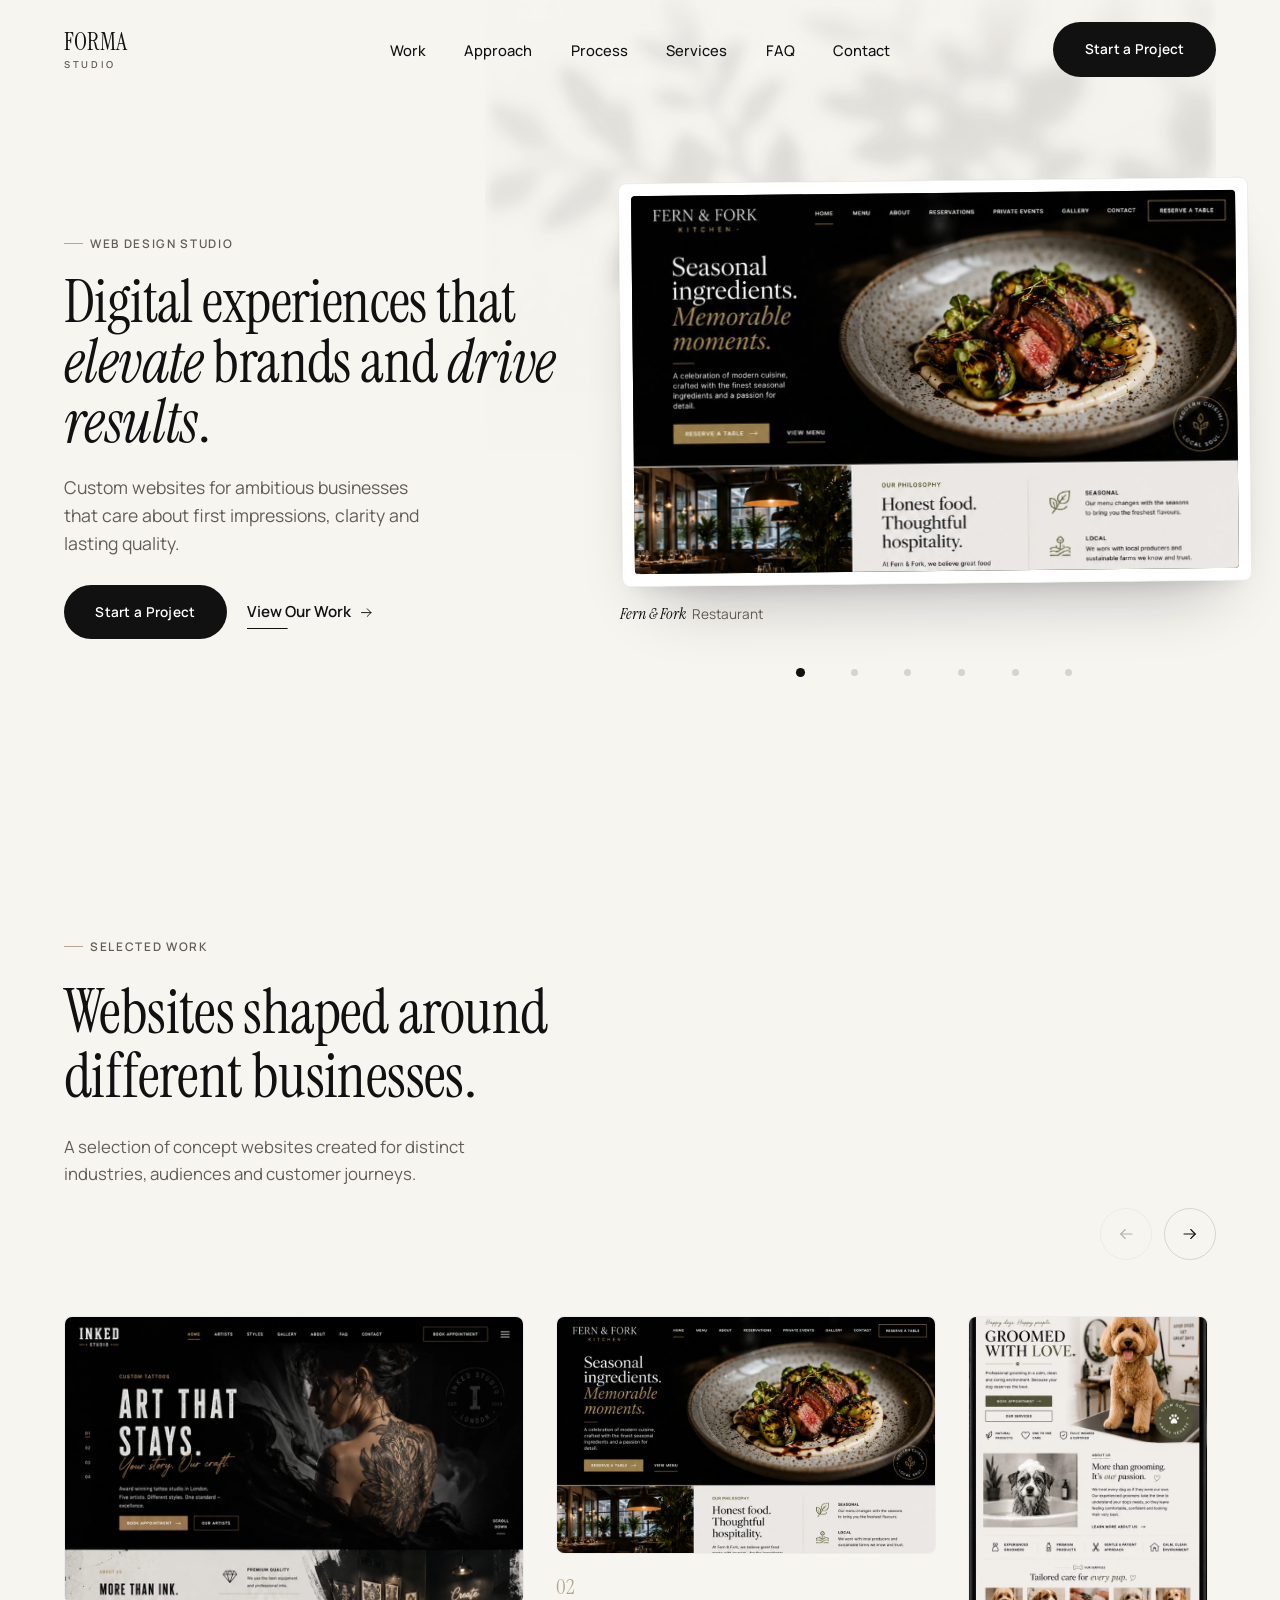
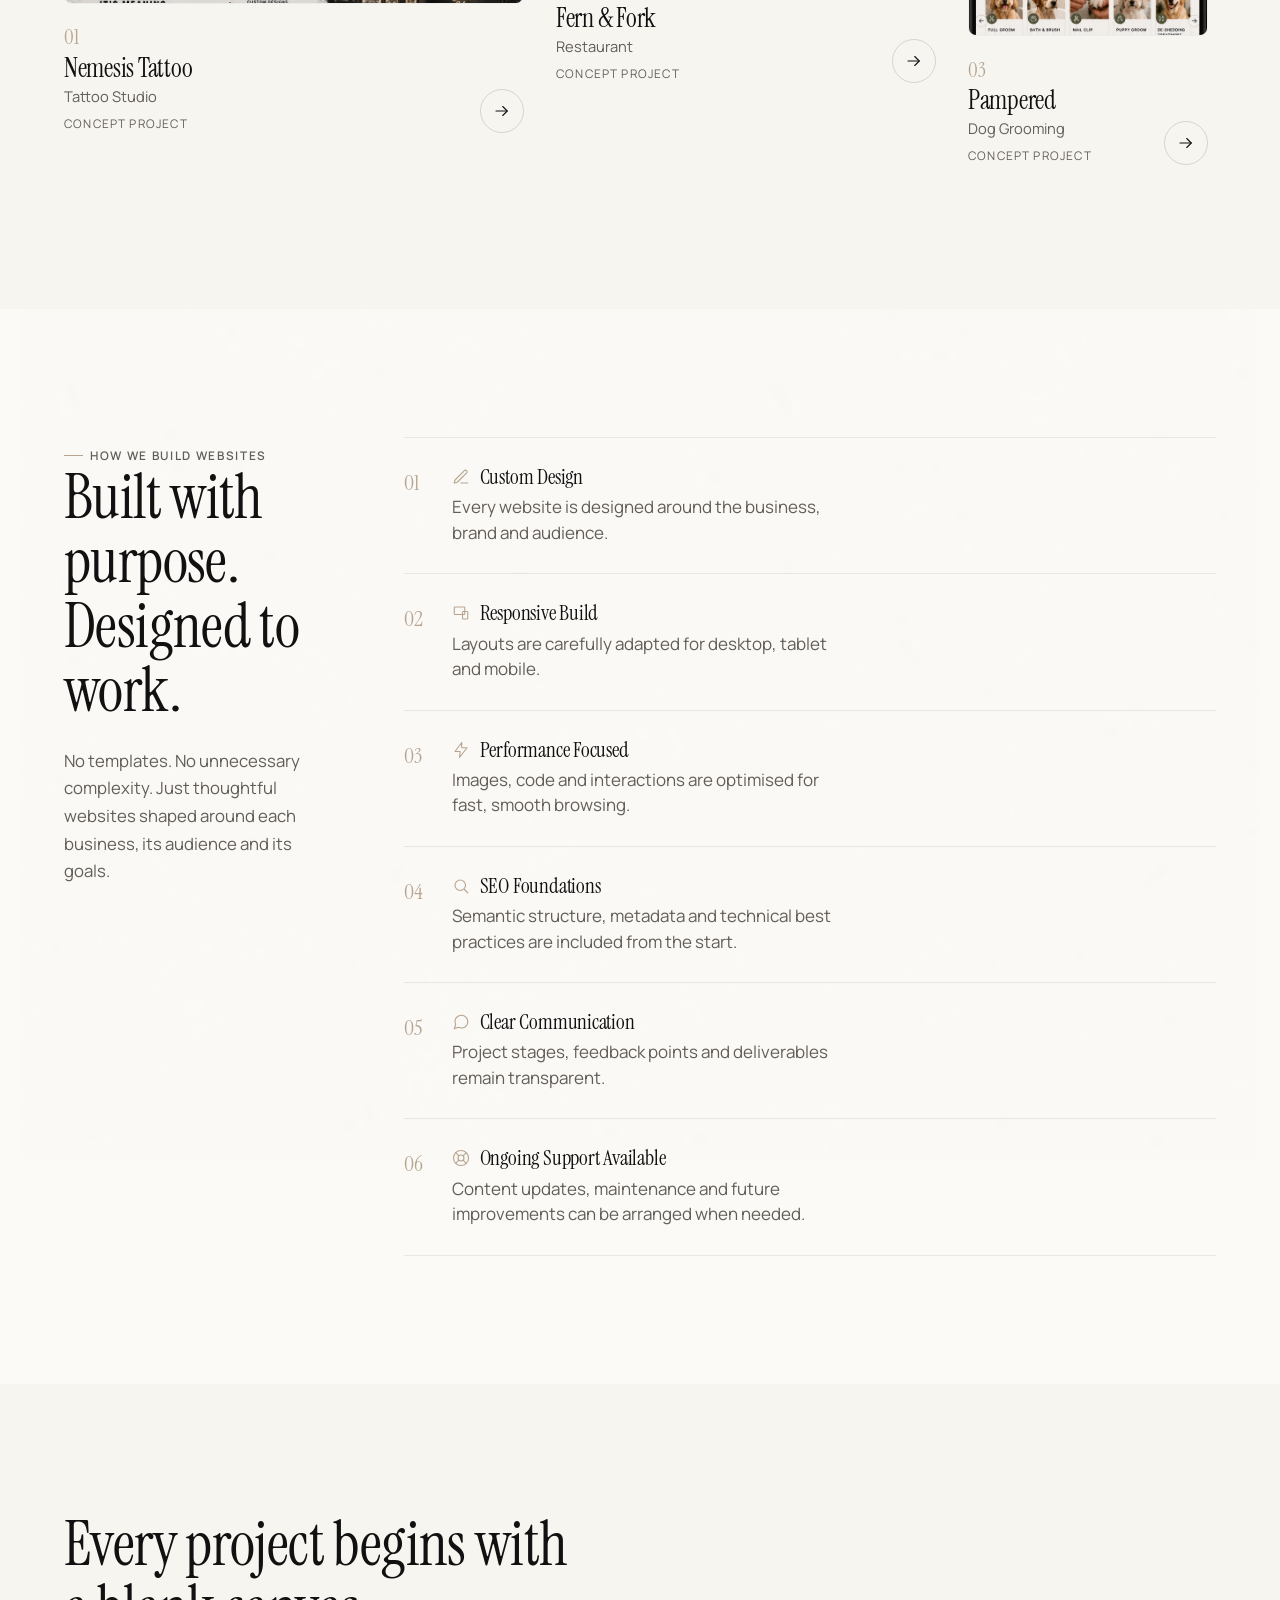
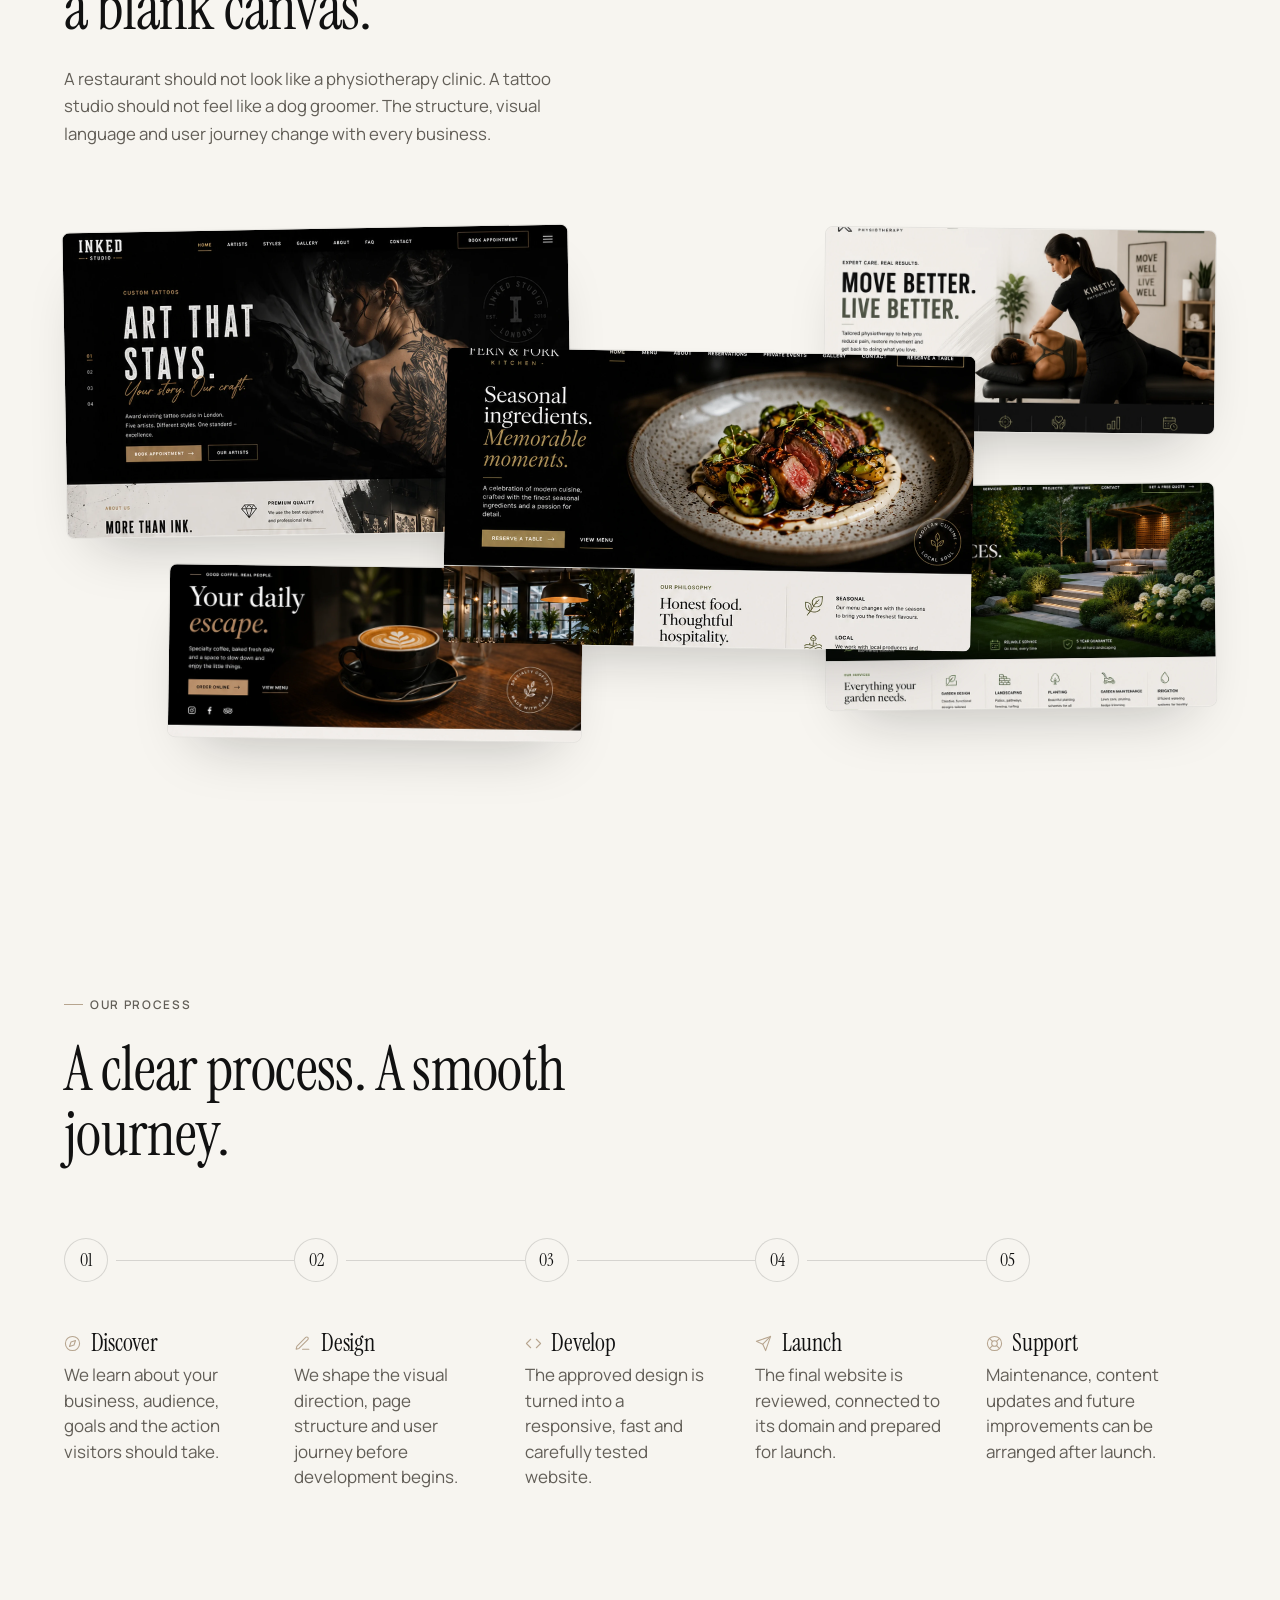
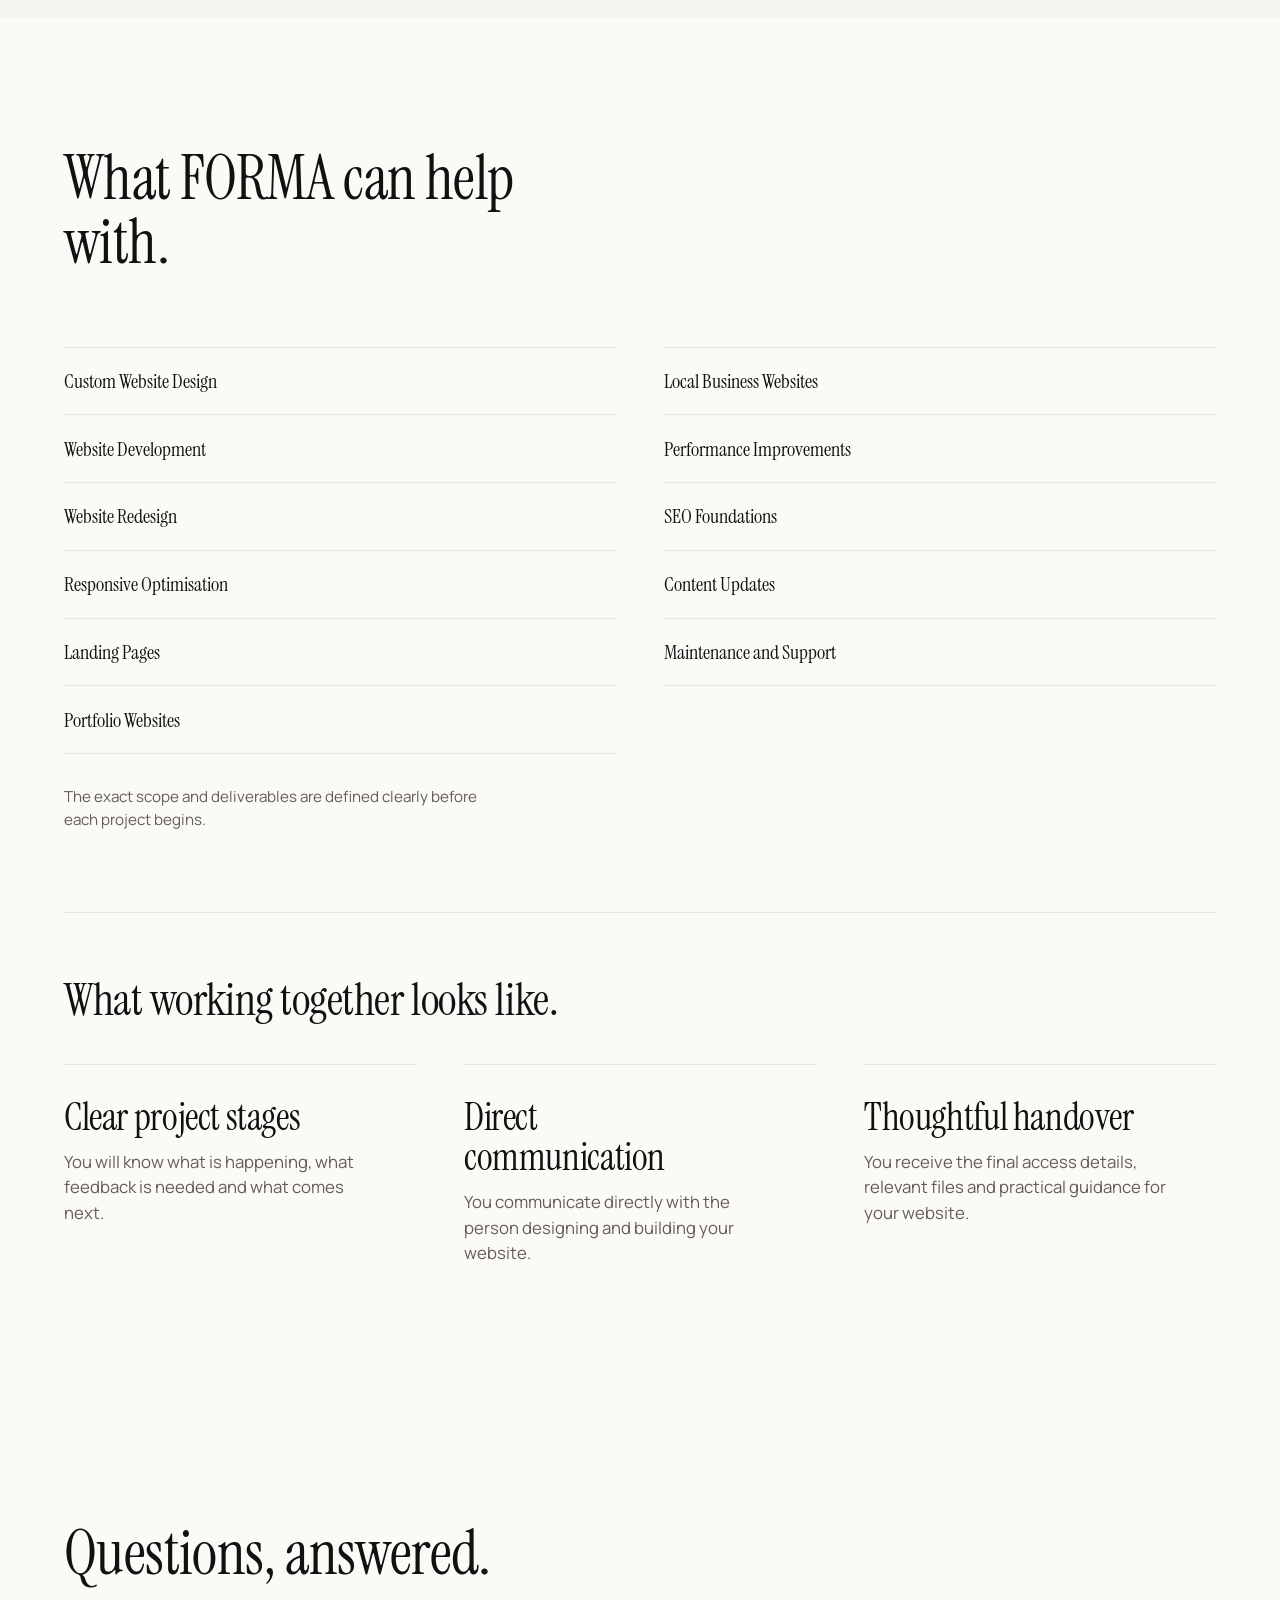
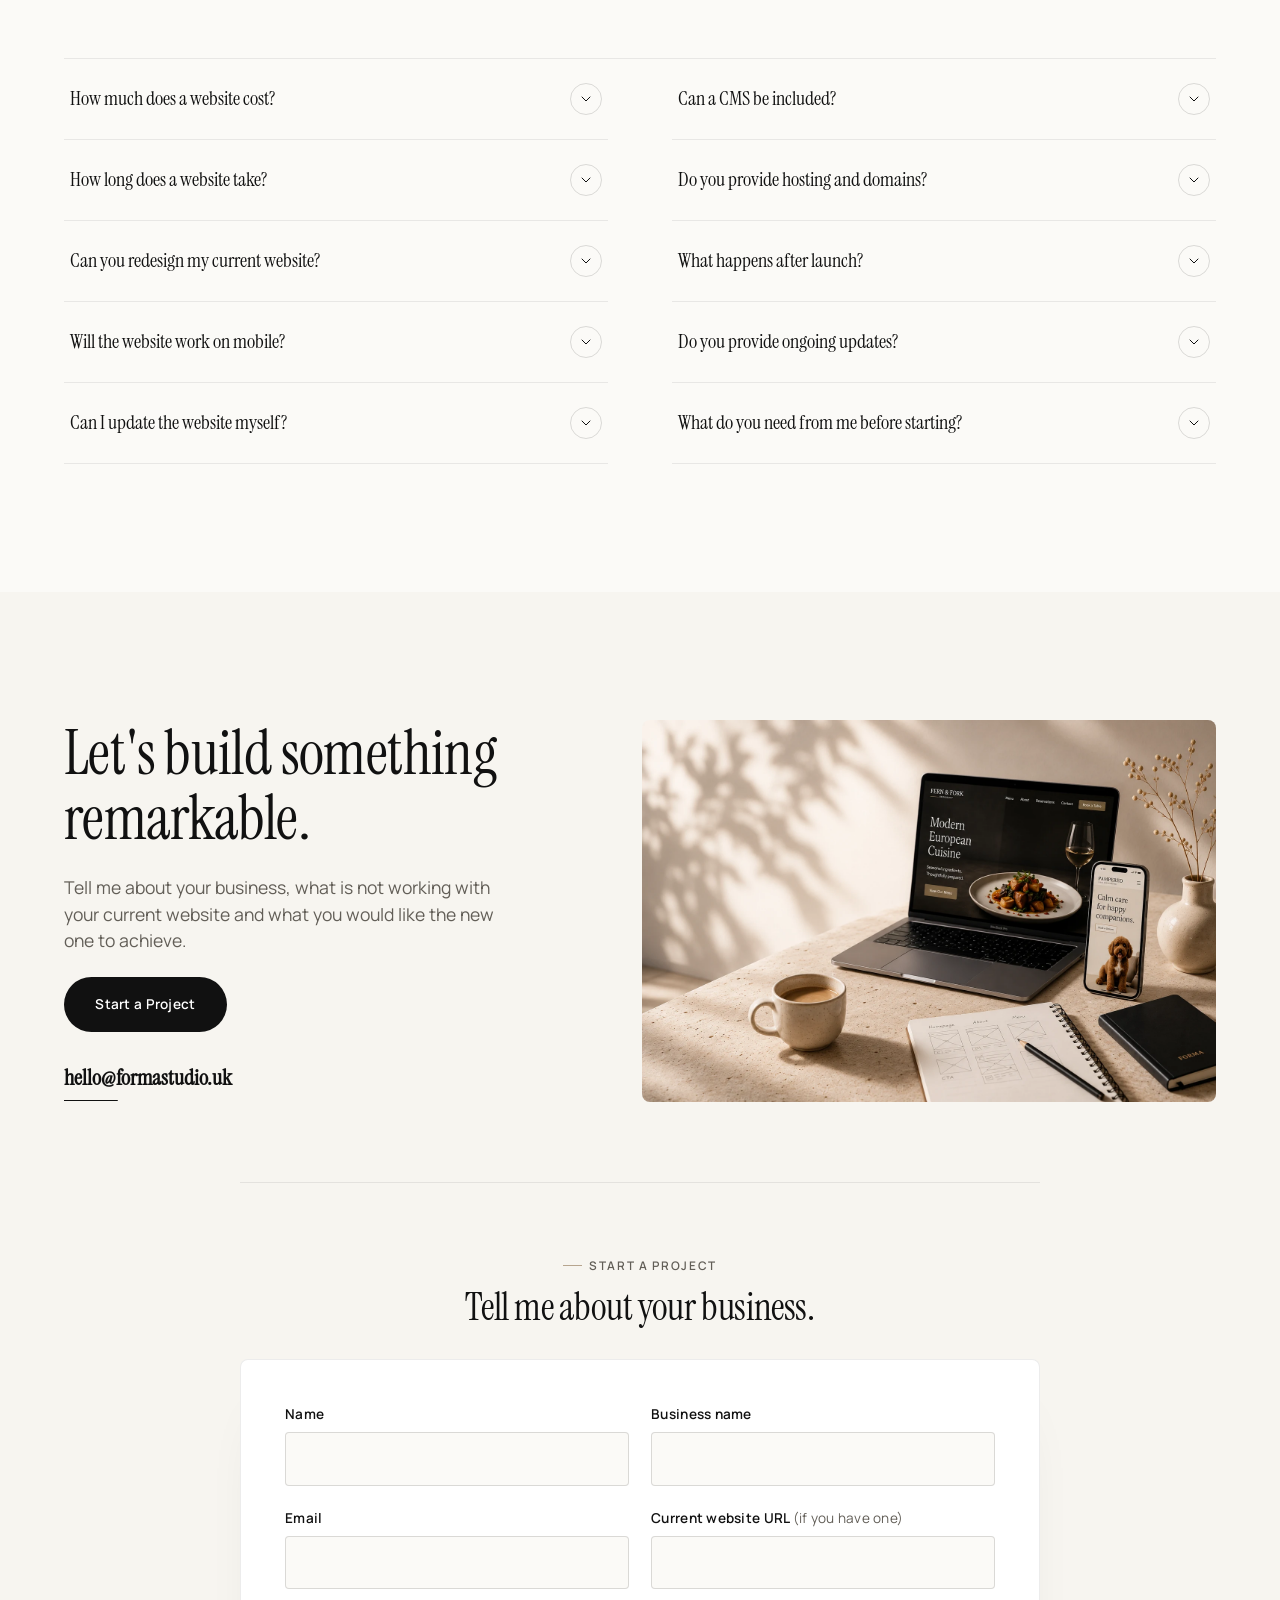
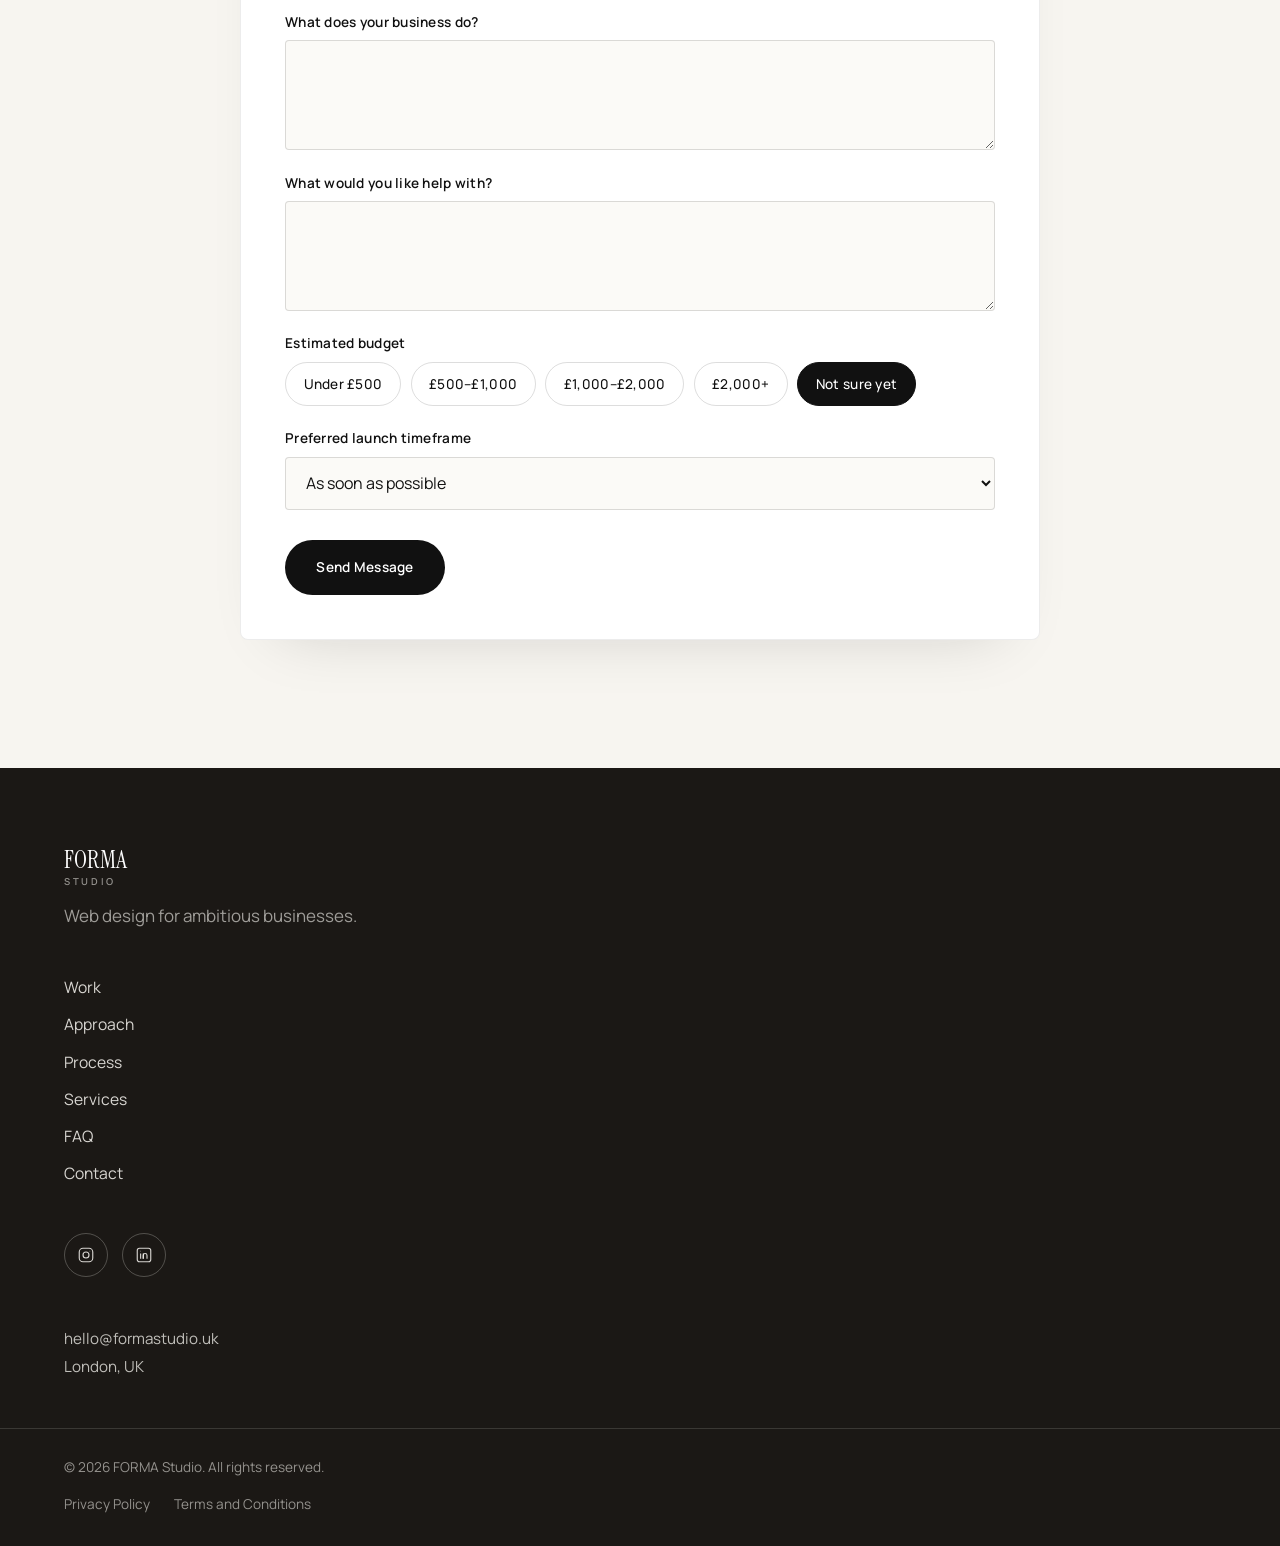
<file: index.html>
<!doctype html>
<html lang="en">
<head>
  <meta charset="UTF-8">
  <meta name="viewport" content="width=device-width, initial-scale=1">
  <title>FORMA Studio — Web Design for Ambitious Businesses</title>
  <meta name="description" content="FORMA Studio designs and builds custom, responsive websites for small and medium-sized businesses that care about first impressions, clarity and lasting quality.">

  <link rel="icon" href="data:,">

  <!-- Fonts: Instrument Serif for editorial headings, Manrope for body/UI -->
  <link rel="preconnect" href="https://fonts.googleapis.com">
  <link rel="preconnect" href="https://fonts.gstatic.com" crossorigin>
  <link href="https://fonts.googleapis.com/css2?family=Instrument+Serif:ital@0;1&family=Manrope:wght@400;500;600;700&display=swap" rel="stylesheet">

  <!-- Hero assets are above the fold: preload so they paint immediately -->
  <link rel="preload" as="image" href="assets/images/forma-hero-laptop.webp">
  <link rel="preload" as="image" href="assets/images/project-restaurant-desktop.webp">

  <link rel="stylesheet" href="styles/reset.css">
  <link rel="stylesheet" href="styles/variables.css">
  <link rel="stylesheet" href="styles/main.css">
  <link rel="stylesheet" href="styles/responsive.css">
</head>
<body>
  <a class="skip-link" href="#main">Skip to content</a>

  <header class="site-header" data-site-header>
    <div class="container site-header__inner">
      <a href="#top" class="wordmark">FORMA<span>STUDIO</span></a>

      <nav class="primary-nav" aria-label="Primary">
        <a href="#work">Work</a>
        <a href="#approach">Approach</a>
        <a href="#process">Process</a>
        <a href="#services">Services</a>
        <a href="#faq">FAQ</a>
        <a href="#contact">Contact</a>
      </nav>

      <a href="#contact" class="btn btn-dark header-cta">Start a Project</a>

      <button type="button" class="menu-toggle" data-menu-toggle aria-expanded="false" aria-controls="mobile-menu" aria-label="Open menu">
        <svg viewBox="0 0 24 24" fill="none" stroke="currentColor" stroke-width="1.5" stroke-linecap="round"><line x1="3" y1="7" x2="21" y2="7"></line><line x1="3" y1="17" x2="21" y2="17"></line></svg>
      </button>
    </div>
  </header>

  <div class="mobile-menu" id="mobile-menu" data-mobile-menu inert>
    <div class="mobile-menu__top">
      <span class="wordmark">FORMA<span>STUDIO</span></span>
      <button type="button" class="mobile-menu__close" data-menu-close aria-label="Close menu">
        <svg viewBox="0 0 24 24" fill="none" stroke="currentColor" stroke-width="1.5" stroke-linecap="round"><line x1="5" y1="5" x2="19" y2="19"></line><line x1="19" y1="5" x2="5" y2="19"></line></svg>
      </button>
    </div>

    <nav class="mobile-menu__nav" aria-label="Mobile">
      <a href="#work" data-menu-link>Work</a>
      <a href="#approach" data-menu-link>Approach</a>
      <a href="#process" data-menu-link>Process</a>
      <a href="#services" data-menu-link>Services</a>
      <a href="#faq" data-menu-link>FAQ</a>
      <a href="#contact" data-menu-link>Contact</a>
    </nav>

    <div class="mobile-menu__foot">
      <a href="mailto:hello@formastudio.uk" class="mobile-menu__email">hello@formastudio.uk</a>
      <a href="#contact" class="btn btn-dark" data-menu-link>Start a Project</a>
    </div>
  </div>

  <main id="main">

    <!-- ================= HERO ================= -->
    <section class="hero" id="top">
      <div class="container hero__grid">
        <div class="hero__copy">
          <p class="label">Web Design Studio</p>
          <h1 class="hero__headline">Digital experiences that <span class="serif-italic">elevate</span> brands and <span class="serif-italic">drive results</span>.</h1>
          <p class="hero__body">Custom websites for ambitious businesses that care about first impressions, clarity and lasting quality.</p>
          <div class="hero__actions">
            <a href="#contact" class="btn btn-dark">Start a Project</a>
            <a href="#work" class="link-underline">
              View Our Work
              <svg viewBox="0 0 24 24" fill="none" stroke="currentColor" stroke-width="1.5" stroke-linecap="round" stroke-linejoin="round"><line x1="4" y1="12" x2="19" y2="12"></line><polyline points="13 6 19 12 13 18"></polyline></svg>
            </a>
          </div>
        </div>

        <div class="hero__visual">
          <img class="hero__branch" data-hero-branch src="assets/images/forma-hero-shadow-branch.webp" alt="" aria-hidden="true">

          <div class="hero-plate">
            <div class="hero-plate__frame" data-hero-frame>
              <div class="hero-plate__inner" data-hero-screen>
                <!-- Carousel slides are injected by scripts/hero-carousel.js -->
              </div>
            </div>
            <p class="hero-plate__caption" data-hero-caption aria-live="polite"></p>
          </div>

          <div class="carousel-dots" data-hero-dots role="tablist" aria-label="Featured project screens"></div>
        </div>
      </div>
    </section>

    <!-- ================= SELECTED WORK ================= -->
    <section class="work-section" id="work">
      <div class="container">
        <div class="work-header">
          <div class="section-intro reveal">
            <p class="label">Selected Work</p>
            <h2 class="section-heading">Websites shaped around different businesses.</h2>
            <p class="section-body">A selection of concept websites created for distinct industries, audiences and customer journeys.</p>
          </div>

          <div class="work-nav">
            <button type="button" data-work-prev aria-label="Scroll to previous projects">
              <svg viewBox="0 0 24 24" fill="none" stroke="currentColor" stroke-width="1.5" stroke-linecap="round" stroke-linejoin="round"><line x1="20" y1="12" x2="5" y2="12"></line><polyline points="11 6 5 12 11 18"></polyline></svg>
            </button>
            <button type="button" data-work-next aria-label="Scroll to more projects">
              <svg viewBox="0 0 24 24" fill="none" stroke="currentColor" stroke-width="1.5" stroke-linecap="round" stroke-linejoin="round"><line x1="4" y1="12" x2="19" y2="12"></line><polyline points="13 6 19 12 13 18"></polyline></svg>
            </button>
          </div>
        </div>
      </div>

      <div class="work-track-wrap">
        <div class="work-track" data-work-track>
          <!-- Project cards are injected by scripts/portfolio.js -->
        </div>
      </div>
    </section>

    <!-- ================= APPROACH ================= -->
    <section class="approach-section" id="approach">
      <img class="approach-texture" src="assets/images/forma-paper-texture.webp" alt="" aria-hidden="true" loading="lazy">
      <div class="container approach-grid">
        <div class="approach-statement reveal">
          <p class="label">How We Build Websites</p>
          <h2 class="section-heading">Built with purpose. Designed to work.</h2>
          <p class="section-body">No templates. No unnecessary complexity. Just thoughtful websites shaped around each business, its audience and its goals.</p>
        </div>

        <div class="approach-list">
          <div class="approach-item reveal">
            <span class="approach-item__index">01</span>
            <div>
              <h3 class="approach-item__title">
                <span class="approach-item__icon" aria-hidden="true"><svg viewBox="0 0 24 24" fill="none" stroke="currentColor" stroke-width="1.5" stroke-linecap="round" stroke-linejoin="round"><path d="M12 20h9"></path><path d="M16.5 3.5a2.121 2.121 0 0 1 3 3L7 19l-4 1 1-4L16.5 3.5z"></path></svg></span>
                Custom Design
              </h3>
              <p class="approach-item__text">Every website is designed around the business, brand and audience.</p>
            </div>
          </div>
          <div class="approach-item reveal">
            <span class="approach-item__index">02</span>
            <div>
              <h3 class="approach-item__title">
                <span class="approach-item__icon" aria-hidden="true"><svg viewBox="0 0 24 24" fill="none" stroke="currentColor" stroke-width="1.5" stroke-linecap="round" stroke-linejoin="round"><rect x="3" y="4" width="14" height="10" rx="1"></rect><rect x="14" y="10" width="7" height="10" rx="1"></rect></svg></span>
                Responsive Build
              </h3>
              <p class="approach-item__text">Layouts are carefully adapted for desktop, tablet and mobile.</p>
            </div>
          </div>
          <div class="approach-item reveal">
            <span class="approach-item__index">03</span>
            <div>
              <h3 class="approach-item__title">
                <span class="approach-item__icon" aria-hidden="true"><svg viewBox="0 0 24 24" fill="none" stroke="currentColor" stroke-width="1.5" stroke-linecap="round" stroke-linejoin="round"><polygon points="13 2 4 14 11 14 10 22 20 9 13 9 13 2"></polygon></svg></span>
                Performance Focused
              </h3>
              <p class="approach-item__text">Images, code and interactions are optimised for fast, smooth browsing.</p>
            </div>
          </div>
          <div class="approach-item reveal">
            <span class="approach-item__index">04</span>
            <div>
              <h3 class="approach-item__title">
                <span class="approach-item__icon" aria-hidden="true"><svg viewBox="0 0 24 24" fill="none" stroke="currentColor" stroke-width="1.5" stroke-linecap="round" stroke-linejoin="round"><circle cx="11" cy="11" r="7"></circle><line x1="21" y1="21" x2="16.65" y2="16.65"></line></svg></span>
                SEO Foundations
              </h3>
              <p class="approach-item__text">Semantic structure, metadata and technical best practices are included from the start.</p>
            </div>
          </div>
          <div class="approach-item reveal">
            <span class="approach-item__index">05</span>
            <div>
              <h3 class="approach-item__title">
                <span class="approach-item__icon" aria-hidden="true"><svg viewBox="0 0 24 24" fill="none" stroke="currentColor" stroke-width="1.5" stroke-linecap="round" stroke-linejoin="round"><path d="M21 11.5a8.38 8.38 0 0 1-.9 3.8 8.5 8.5 0 0 1-7.6 4.7 8.38 8.38 0 0 1-3.8-.9L3 21l1.9-5.7a8.38 8.38 0 0 1-.9-3.8 8.5 8.5 0 0 1 4.7-7.6 8.38 8.38 0 0 1 3.8-.9h.5a8.48 8.48 0 0 1 8 8v.5z"></path></svg></span>
                Clear Communication
              </h3>
              <p class="approach-item__text">Project stages, feedback points and deliverables remain transparent.</p>
            </div>
          </div>
          <div class="approach-item reveal">
            <span class="approach-item__index">06</span>
            <div>
              <h3 class="approach-item__title">
                <span class="approach-item__icon" aria-hidden="true"><svg viewBox="0 0 24 24" fill="none" stroke="currentColor" stroke-width="1.5" stroke-linecap="round" stroke-linejoin="round"><circle cx="12" cy="12" r="10"></circle><circle cx="12" cy="12" r="4"></circle><line x1="14.83" y1="9.17" x2="19.07" y2="4.93"></line><line x1="14.83" y1="14.83" x2="19.07" y2="19.07"></line><line x1="9.17" y1="14.83" x2="4.93" y2="19.07"></line><line x1="9.17" y1="9.17" x2="4.93" y2="4.93"></line></svg></span>
                Ongoing Support Available
              </h3>
              <p class="approach-item__text">Content updates, maintenance and future improvements can be arranged when needed.</p>
            </div>
          </div>
        </div>
      </div>
    </section>

    <!-- ================= VISUAL PROOF ================= -->
    <section class="proof-section">
      <img class="proof-branch" src="assets/images/forma-hero-shadow-branch.webp" alt="" aria-hidden="true" loading="lazy">
      <div class="container">
        <div class="proof-intro reveal">
          <h2 class="section-heading">Every project begins with a blank canvas.</h2>
          <p class="section-body section-body--wide">A restaurant should not look like a physiotherapy clinic. A tattoo studio should not feel like a dog groomer. The structure, visual language and user journey change with every business.</p>
        </div>

        <div class="proof-collage reveal">
          <div class="proof-collage__item proof-collage__item--1">
            <img src="assets/images/project-tattoo-desktop.webp" alt="Nemesis Tattoo concept website, desktop view" loading="lazy" width="1920" height="1200">
          </div>
          <div class="proof-collage__item proof-collage__item--2">
            <img src="assets/images/project-restaurant-desktop.webp" alt="Fern & Fork restaurant concept website, desktop view" loading="lazy" width="1920" height="1200">
          </div>
          <div class="proof-collage__item proof-collage__item--3">
            <img src="assets/images/project-physio-desktop.webp" alt="Kinetic physiotherapy concept website, desktop view" loading="lazy" width="1920" height="1200">
          </div>
          <div class="proof-collage__item proof-collage__item--4">
            <img src="assets/images/project-coffee-desktop.webp" alt="Haven coffee shop concept website, desktop view" loading="lazy" width="1920" height="1200">
          </div>
          <div class="proof-collage__item proof-collage__item--5">
            <img src="assets/images/project-landscaping-desktop.webp" alt="Greenhaven landscaping concept website, desktop view" loading="lazy" width="1920" height="1200">
          </div>
        </div>
      </div>
    </section>

    <!-- ================= PROCESS ================= -->
    <section class="process-section" id="process">
      <div class="container">
        <div class="section-intro reveal">
          <p class="label">Our Process</p>
          <h2 class="section-heading">A clear process. A smooth journey.</h2>
        </div>

        <div class="process-timeline">
          <div class="process-step reveal">
            <span class="process-step__marker">01</span>
            <div class="process-step__body">
              <h3 class="process-step__title">
                <span class="process-step__icon" aria-hidden="true"><svg viewBox="0 0 24 24" fill="none" stroke="currentColor" stroke-width="1.5" stroke-linecap="round" stroke-linejoin="round"><circle cx="12" cy="12" r="10"></circle><polygon points="16.24 7.76 14.12 14.12 7.76 16.24 9.88 9.88 16.24 7.76"></polygon></svg></span>
                Discover
              </h3>
              <p class="process-step__text">We learn about your business, audience, goals and the action visitors should take.</p>
            </div>
          </div>
          <div class="process-step reveal">
            <span class="process-step__marker">02</span>
            <div class="process-step__body">
              <h3 class="process-step__title">
                <span class="process-step__icon" aria-hidden="true"><svg viewBox="0 0 24 24" fill="none" stroke="currentColor" stroke-width="1.5" stroke-linecap="round" stroke-linejoin="round"><path d="M12 20h9"></path><path d="M16.5 3.5a2.121 2.121 0 0 1 3 3L7 19l-4 1 1-4L16.5 3.5z"></path></svg></span>
                Design
              </h3>
              <p class="process-step__text">We shape the visual direction, page structure and user journey before development begins.</p>
            </div>
          </div>
          <div class="process-step reveal">
            <span class="process-step__marker">03</span>
            <div class="process-step__body">
              <h3 class="process-step__title">
                <span class="process-step__icon" aria-hidden="true"><svg viewBox="0 0 24 24" fill="none" stroke="currentColor" stroke-width="1.5" stroke-linecap="round" stroke-linejoin="round"><polyline points="16 18 22 12 16 6"></polyline><polyline points="8 6 2 12 8 18"></polyline></svg></span>
                Develop
              </h3>
              <p class="process-step__text">The approved design is turned into a responsive, fast and carefully tested website.</p>
            </div>
          </div>
          <div class="process-step reveal">
            <span class="process-step__marker">04</span>
            <div class="process-step__body">
              <h3 class="process-step__title">
                <span class="process-step__icon" aria-hidden="true"><svg viewBox="0 0 24 24" fill="none" stroke="currentColor" stroke-width="1.5" stroke-linecap="round" stroke-linejoin="round"><line x1="22" y1="2" x2="11" y2="13"></line><polygon points="22 2 15 22 11 13 2 9 22 2"></polygon></svg></span>
                Launch
              </h3>
              <p class="process-step__text">The final website is reviewed, connected to its domain and prepared for launch.</p>
            </div>
          </div>
          <div class="process-step reveal">
            <span class="process-step__marker">05</span>
            <div class="process-step__body">
              <h3 class="process-step__title">
                <span class="process-step__icon" aria-hidden="true"><svg viewBox="0 0 24 24" fill="none" stroke="currentColor" stroke-width="1.5" stroke-linecap="round" stroke-linejoin="round"><circle cx="12" cy="12" r="10"></circle><circle cx="12" cy="12" r="4"></circle><line x1="14.83" y1="9.17" x2="19.07" y2="4.93"></line><line x1="14.83" y1="14.83" x2="19.07" y2="19.07"></line><line x1="9.17" y1="14.83" x2="4.93" y2="19.07"></line><line x1="9.17" y1="9.17" x2="4.93" y2="4.93"></line></svg></span>
                Support
              </h3>
              <p class="process-step__text">Maintenance, content updates and future improvements can be arranged after launch.</p>
            </div>
          </div>
        </div>
      </div>
    </section>

    <!-- ================= SERVICES + WORKING TOGETHER ================= -->
    <section class="services-section" id="services">
      <div class="container">
        <div class="section-intro reveal">
          <h2 class="section-heading">What FORMA can help with.</h2>
        </div>

        <div class="services-columns reveal">
          <ul class="services-list">
            <li>Custom Website Design</li>
            <li>Website Development</li>
            <li>Website Redesign</li>
            <li>Responsive Optimisation</li>
            <li>Landing Pages</li>
            <li>Portfolio Websites</li>
          </ul>
          <ul class="services-list">
            <li>Local Business Websites</li>
            <li>Performance Improvements</li>
            <li>SEO Foundations</li>
            <li>Content Updates</li>
            <li>Maintenance and Support</li>
          </ul>
        </div>
        <p class="services-note">The exact scope and deliverables are defined clearly before each project begins.</p>

        <div class="together-divider reveal">
          <h3 class="together-heading">What working together looks like.</h3>
        </div>

        <div class="together-grid">
          <div class="together-item reveal">
            <h4 class="together-item__title">Clear project stages</h4>
            <p class="together-item__text">You will know what is happening, what feedback is needed and what comes next.</p>
          </div>
          <div class="together-item reveal">
            <h4 class="together-item__title">Direct communication</h4>
            <p class="together-item__text">You communicate directly with the person designing and building your website.</p>
          </div>
          <div class="together-item reveal">
            <h4 class="together-item__title">Thoughtful handover</h4>
            <p class="together-item__text">You receive the final access details, relevant files and practical guidance for your website.</p>
          </div>
        </div>

        <!--
          Genuine client testimonials can be inserted here once available.
          Only real, attributable feedback should be added — do not
          populate this with placeholder or invented quotes.

          <div class="testimonials">
            <blockquote class="testimonial">
              <p class="testimonial__quote">"…"</p>
              <cite class="testimonial__cite">— Client name, business name</cite>
            </blockquote>
          </div>
        -->
      </div>
    </section>

    <!-- ================= FAQ ================= -->
    <section class="faq-section" id="faq">
      <div class="container">
        <div class="section-intro reveal">
          <h2 class="section-heading">Questions, answered.</h2>
        </div>

        <div class="faq-list" data-faq-list>
          <!-- FAQ items are injected by scripts/faq.js -->
        </div>
      </div>
    </section>

    <!-- ================= FINAL CTA + CONTACT ================= -->
    <section class="cta-section" id="contact">
      <div class="container">
        <div class="cta-grid">
          <div class="cta-copy reveal">
            <h2 class="cta-heading">Let's build something remarkable.</h2>
            <p class="cta-body">Tell me about your business, what is not working with your current website and what you would like the new one to achieve.</p>
            <a href="#contact-form" class="btn btn-dark">Start a Project</a>
            <a href="mailto:hello@formastudio.uk" class="cta-email link-underline">hello@formastudio.uk</a>
          </div>

          <div class="cta-visual reveal">
            <img src="assets/images/forma-cta-desk-new.webp" alt="A laptop and phone on a sunlit desk showing the Fern & Fork and Pampered concept websites, beside a coffee cup, sketchbook and ceramic vase" loading="lazy" width="1536" height="1024">
          </div>
        </div>

        <div class="contact-form-intro reveal" id="contact-form">
          <p class="label">Start a Project</p>
          <h3 class="contact-form-heading">Tell me about your business.</h3>
        </div>

        <!--
          FORM ENDPOINT: this form currently posts to a placeholder
          endpoint defined in scripts/main.js (FORM_ENDPOINT).
          Replace it with your own Formspree endpoint, a Netlify Forms
          setup, or another form-handling service. See README.md.
        -->
        <form class="contact-form" data-contact-form novalidate>
          <!-- Honeypot spam trap: left empty by real visitors, hidden from view and from assistive tech -->
          <div class="honeypot-field" aria-hidden="true">
            <label for="_gotcha">Leave this field empty</label>
            <input type="text" id="_gotcha" name="_gotcha" tabindex="-1" autocomplete="off">
          </div>

          <div class="form-row">
            <div class="form-field">
              <label for="field-name">Name</label>
              <input type="text" id="field-name" name="name" autocomplete="name" required>
              <span class="form-error" role="alert"></span>
            </div>
            <div class="form-field">
              <label for="field-business">Business name</label>
              <input type="text" id="field-business" name="business" autocomplete="organization" required>
              <span class="form-error" role="alert"></span>
            </div>
          </div>

          <div class="form-row">
            <div class="form-field">
              <label for="field-email">Email</label>
              <input type="email" id="field-email" name="email" autocomplete="email" required>
              <span class="form-error" role="alert"></span>
            </div>
            <div class="form-field">
              <label for="field-url"><span>Current website URL</span> <span class="optional">(if you have one)</span></label>
              <input type="url" id="field-url" name="current_url" autocomplete="url">
              <span class="form-error" role="alert"></span>
            </div>
          </div>

          <div class="form-field">
            <label for="field-business-desc">What does your business do?</label>
            <textarea id="field-business-desc" name="business_description" required></textarea>
            <span class="form-error" role="alert"></span>
          </div>

          <div class="form-field">
            <label for="field-help">What would you like help with?</label>
            <textarea id="field-help" name="help_needed" required></textarea>
            <span class="form-error" role="alert"></span>
          </div>

          <div class="form-field">
            <label id="budget-label">Estimated budget</label>
            <!--
              Adjust these budget bands to match your own pricing tiers.
              Values are sent as the "budget" field.
            -->
            <div class="budget-group" role="radiogroup" aria-labelledby="budget-label">
              <input type="radio" id="budget-1" name="budget" value="Under £500">
              <label for="budget-1">Under £500</label>

              <input type="radio" id="budget-2" name="budget" value="£500–£1,000">
              <label for="budget-2">£500–£1,000</label>

              <input type="radio" id="budget-3" name="budget" value="£1,000–£2,000">
              <label for="budget-3">£1,000–£2,000</label>

              <input type="radio" id="budget-4" name="budget" value="£2,000+">
              <label for="budget-4">£2,000+</label>

              <input type="radio" id="budget-5" name="budget" value="Not sure yet" checked>
              <label for="budget-5">Not sure yet</label>
            </div>
          </div>

          <div class="form-field">
            <label for="field-timeframe">Preferred launch timeframe</label>
            <select id="field-timeframe" name="timeframe">
              <option value="As soon as possible">As soon as possible</option>
              <option value="1–3 months">1–3 months</option>
              <option value="3–6 months">3–6 months</option>
              <option value="Flexible / not sure">Flexible / not sure</option>
            </select>
          </div>

          <div class="form-submit-row">
            <button type="submit" class="btn btn-dark" data-form-submit>
              <span class="btn-label">Send Message</span>
            </button>
            <p class="form-status" data-form-status role="status" aria-live="polite"></p>
          </div>
        </form>
      </div>
    </section>
  </main>

  <footer class="site-footer">
    <div class="container footer-grid">
      <div class="footer-brand">
        <p class="wordmark">FORMA<span>STUDIO</span></p>
        <p class="footer-tagline">Web design for ambitious businesses.</p>
      </div>

      <nav class="footer-nav" aria-label="Footer">
        <a href="#work">Work</a>
        <a href="#approach">Approach</a>
        <a href="#process">Process</a>
        <a href="#services">Services</a>
        <a href="#faq">FAQ</a>
        <a href="#contact">Contact</a>
      </nav>

      <div>
        <!-- Update these social links to your real profiles -->
        <div class="footer-social">
          <a href="https://instagram.com/" aria-label="FORMA Studio on Instagram" target="_blank" rel="noopener">
            <svg viewBox="0 0 24 24" fill="none" stroke="currentColor" stroke-width="1.5"><rect x="3" y="3" width="18" height="18" rx="5"></rect><circle cx="12" cy="12" r="4"></circle><circle cx="17.2" cy="6.8" r="0.6" fill="currentColor" stroke="none"></circle></svg>
          </a>
          <a href="https://linkedin.com/" aria-label="FORMA Studio on LinkedIn" target="_blank" rel="noopener">
            <svg viewBox="0 0 24 24" fill="none" stroke="currentColor" stroke-width="1.5"><rect x="3" y="3" width="18" height="18" rx="3"></rect><line x1="7.5" y1="10" x2="7.5" y2="17"></line><circle cx="7.5" cy="6.8" r="0.6" fill="currentColor" stroke="none"></circle><path d="M11 17v-4.5c0-1.5 1-2.5 2.5-2.5s2.5 1 2.5 2.5V17"></path><line x1="11" y1="10" x2="11" y2="17"></line></svg>
          </a>
        </div>
      </div>

      <div class="footer-contact">
        <!-- Update contact details as needed -->
        <a href="mailto:hello@formastudio.uk">hello@formastudio.uk</a><br>
        London, UK
      </div>
    </div>

    <div class="container footer-bottom">
      <p>© <span data-year>2026</span> FORMA Studio. All rights reserved.</p>
      <div class="footer-legal">
        <a href="privacy.html">Privacy Policy</a>
        <a href="terms.html">Terms and Conditions</a>
      </div>
    </div>
  </footer>

  <script src="scripts/mobile-menu.js" defer></script>
  <script src="scripts/hero-carousel.js" defer></script>
  <script src="scripts/portfolio.js" defer></script>
  <script src="scripts/faq.js" defer></script>
  <script src="scripts/main.js" defer></script>
</body>
</html>
</file>
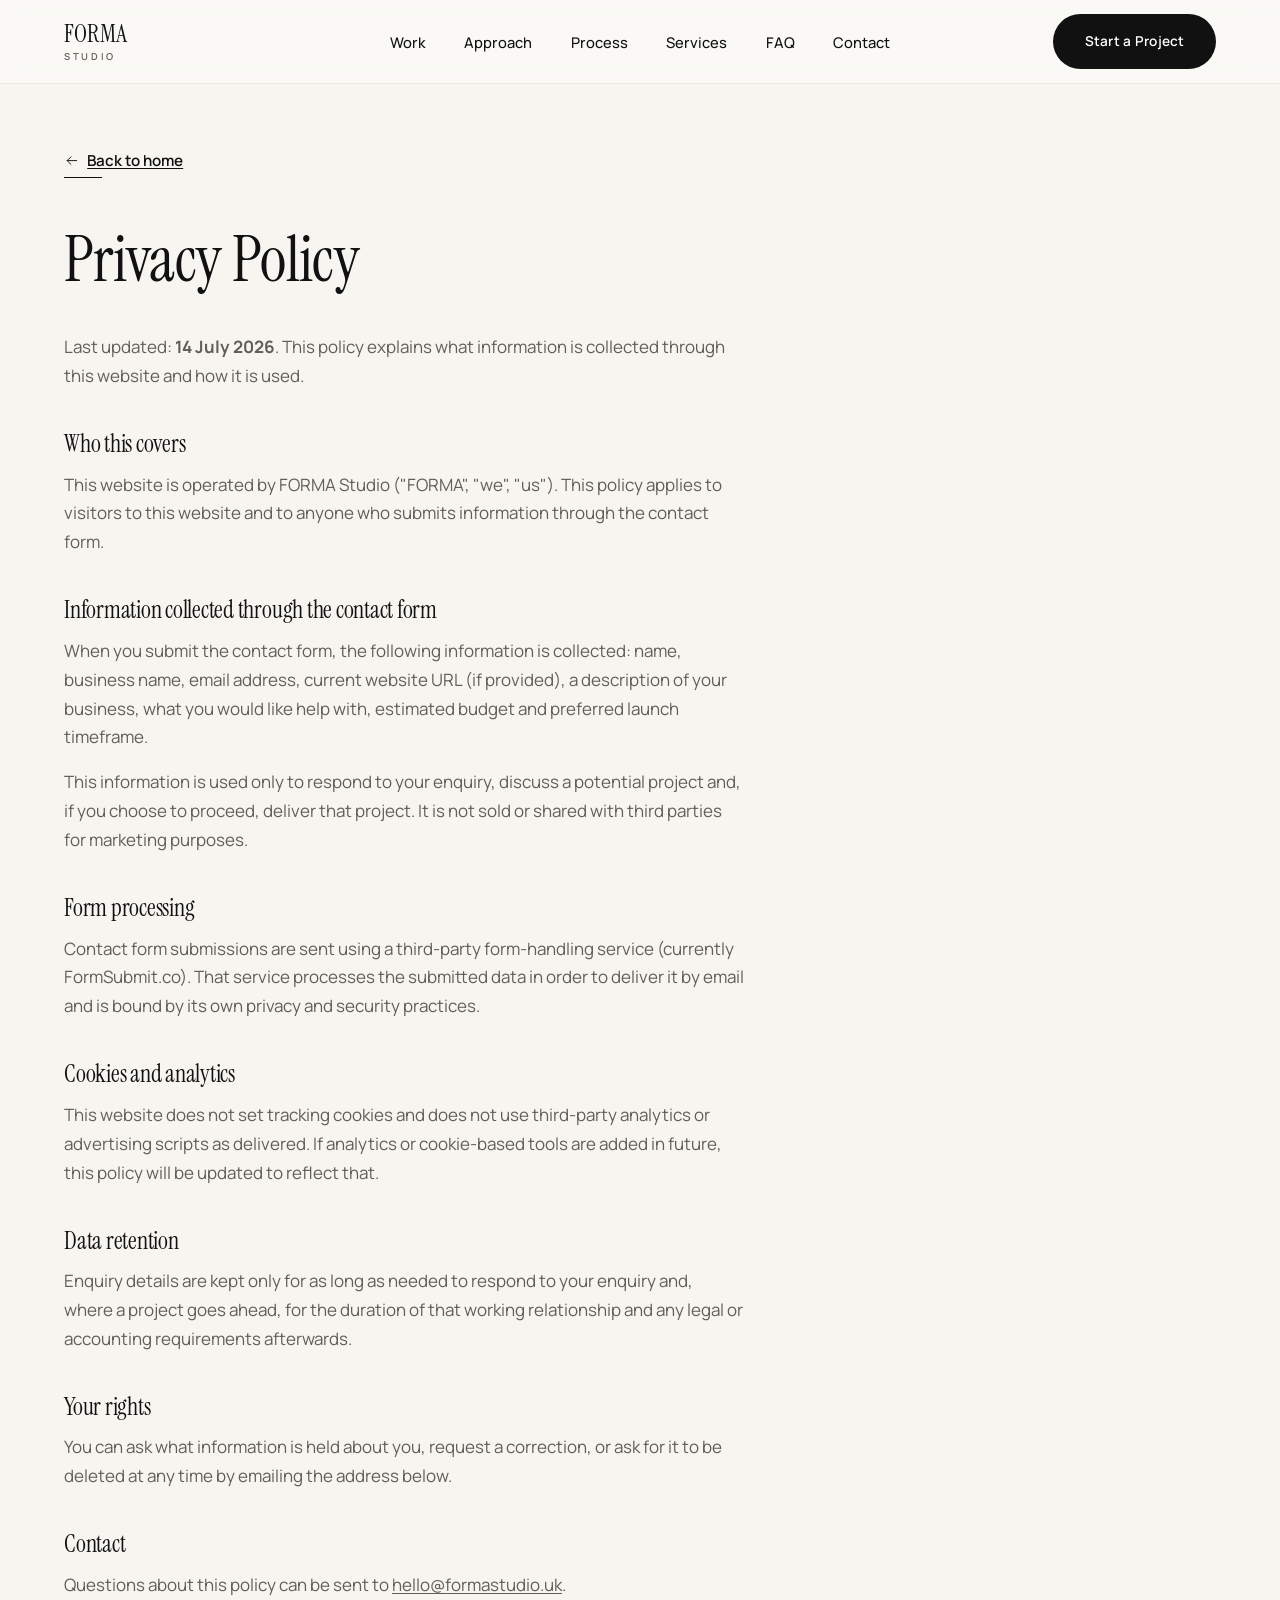
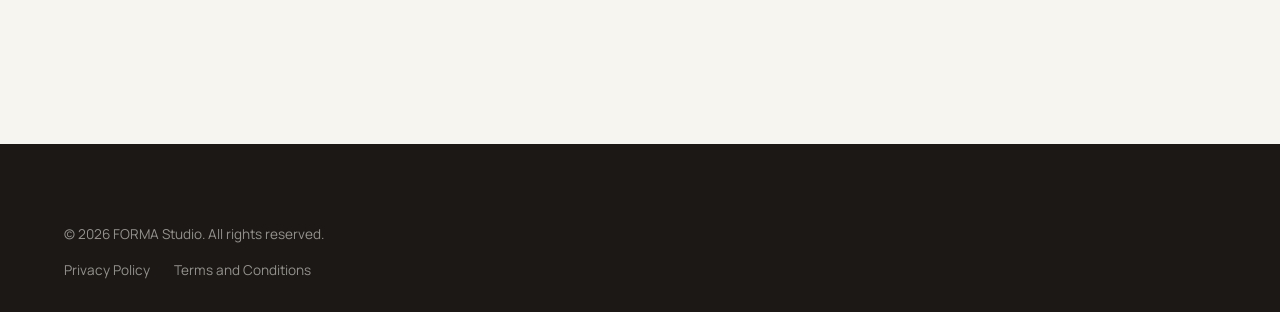
<file: privacy.html>
<!doctype html>
<html lang="en">
<head>
  <meta charset="UTF-8">
  <meta name="viewport" content="width=device-width, initial-scale=1">
  <title>Privacy Policy — FORMA Studio</title>
  <meta name="description" content="How FORMA Studio collects and uses information submitted through this website.">
  <link rel="icon" href="data:,">
  <link rel="preconnect" href="https://fonts.googleapis.com">
  <link rel="preconnect" href="https://fonts.gstatic.com" crossorigin>
  <link href="https://fonts.googleapis.com/css2?family=Instrument+Serif:ital@0;1&family=Manrope:wght@400;500;600;700&display=swap" rel="stylesheet">
  <link rel="stylesheet" href="styles/reset.css">
  <link rel="stylesheet" href="styles/variables.css">
  <link rel="stylesheet" href="styles/main.css">
  <link rel="stylesheet" href="styles/responsive.css">
</head>
<body>
  <a class="skip-link" href="#main">Skip to content</a>

  <header class="site-header is-scrolled" data-site-header>
    <div class="container site-header__inner">
      <a href="index.html" class="wordmark">FORMA<span>STUDIO</span></a>
      <nav class="primary-nav" aria-label="Primary">
        <a href="index.html#work">Work</a>
        <a href="index.html#approach">Approach</a>
        <a href="index.html#process">Process</a>
        <a href="index.html#services">Services</a>
        <a href="index.html#faq">FAQ</a>
        <a href="index.html#contact">Contact</a>
      </nav>
      <a href="index.html#contact" class="btn btn-dark header-cta">Start a Project</a>
    </div>
  </header>

  <main id="main" class="legal-page">
    <div class="container">
      <a href="index.html" class="link-underline legal-back">
        <svg viewBox="0 0 24 24" width="16" height="16" fill="none" stroke="currentColor" stroke-width="1.5" stroke-linecap="round" stroke-linejoin="round"><line x1="20" y1="12" x2="5" y2="12"></line><polyline points="11 6 5 12 11 18"></polyline></svg>
        Back to home
      </a>

      <h1>Privacy Policy</h1>
      <p>Last updated: <strong>14 July 2026</strong>. This policy explains what information is collected through this website and how it is used.</p>

      <h2>Who this covers</h2>
      <p>This website is operated by FORMA Studio ("FORMA", "we", "us"). This policy applies to visitors to this website and to anyone who submits information through the contact form.</p>

      <h2>Information collected through the contact form</h2>
      <p>When you submit the contact form, the following information is collected: name, business name, email address, current website URL (if provided), a description of your business, what you would like help with, estimated budget and preferred launch timeframe.</p>
      <p>This information is used only to respond to your enquiry, discuss a potential project and, if you choose to proceed, deliver that project. It is not sold or shared with third parties for marketing purposes.</p>

      <h2>Form processing</h2>
      <p>Contact form submissions are sent using a third-party form-handling service (currently FormSubmit.co). That service processes the submitted data in order to deliver it by email and is bound by its own privacy and security practices. <!-- Update this section if you change the form-handling provider referenced in scripts/main.js --></p>

      <h2>Cookies and analytics</h2>
      <p>This website does not set tracking cookies and does not use third-party analytics or advertising scripts as delivered. If analytics or cookie-based tools are added in future, this policy will be updated to reflect that.</p>

      <h2>Data retention</h2>
      <p>Enquiry details are kept only for as long as needed to respond to your enquiry and, where a project goes ahead, for the duration of that working relationship and any legal or accounting requirements afterwards.</p>

      <h2>Your rights</h2>
      <p>You can ask what information is held about you, request a correction, or ask for it to be deleted at any time by emailing the address below.</p>

      <h2>Contact</h2>
      <p>Questions about this policy can be sent to <a href="mailto:hello@formastudio.uk">hello@formastudio.uk</a>.</p>
    </div>
  </main>

  <footer class="site-footer">
    <div class="container footer-bottom" style="margin-top: 0; border-top: none; padding-top: 0;">
      <p>© <span data-year>2026</span> FORMA Studio. All rights reserved.</p>
      <div class="footer-legal">
        <a href="privacy.html">Privacy Policy</a>
        <a href="terms.html">Terms and Conditions</a>
      </div>
    </div>
  </footer>

  <script>
    document.querySelector("[data-year]").textContent = String(new Date().getFullYear());
  </script>
</body>
</html>
</file>
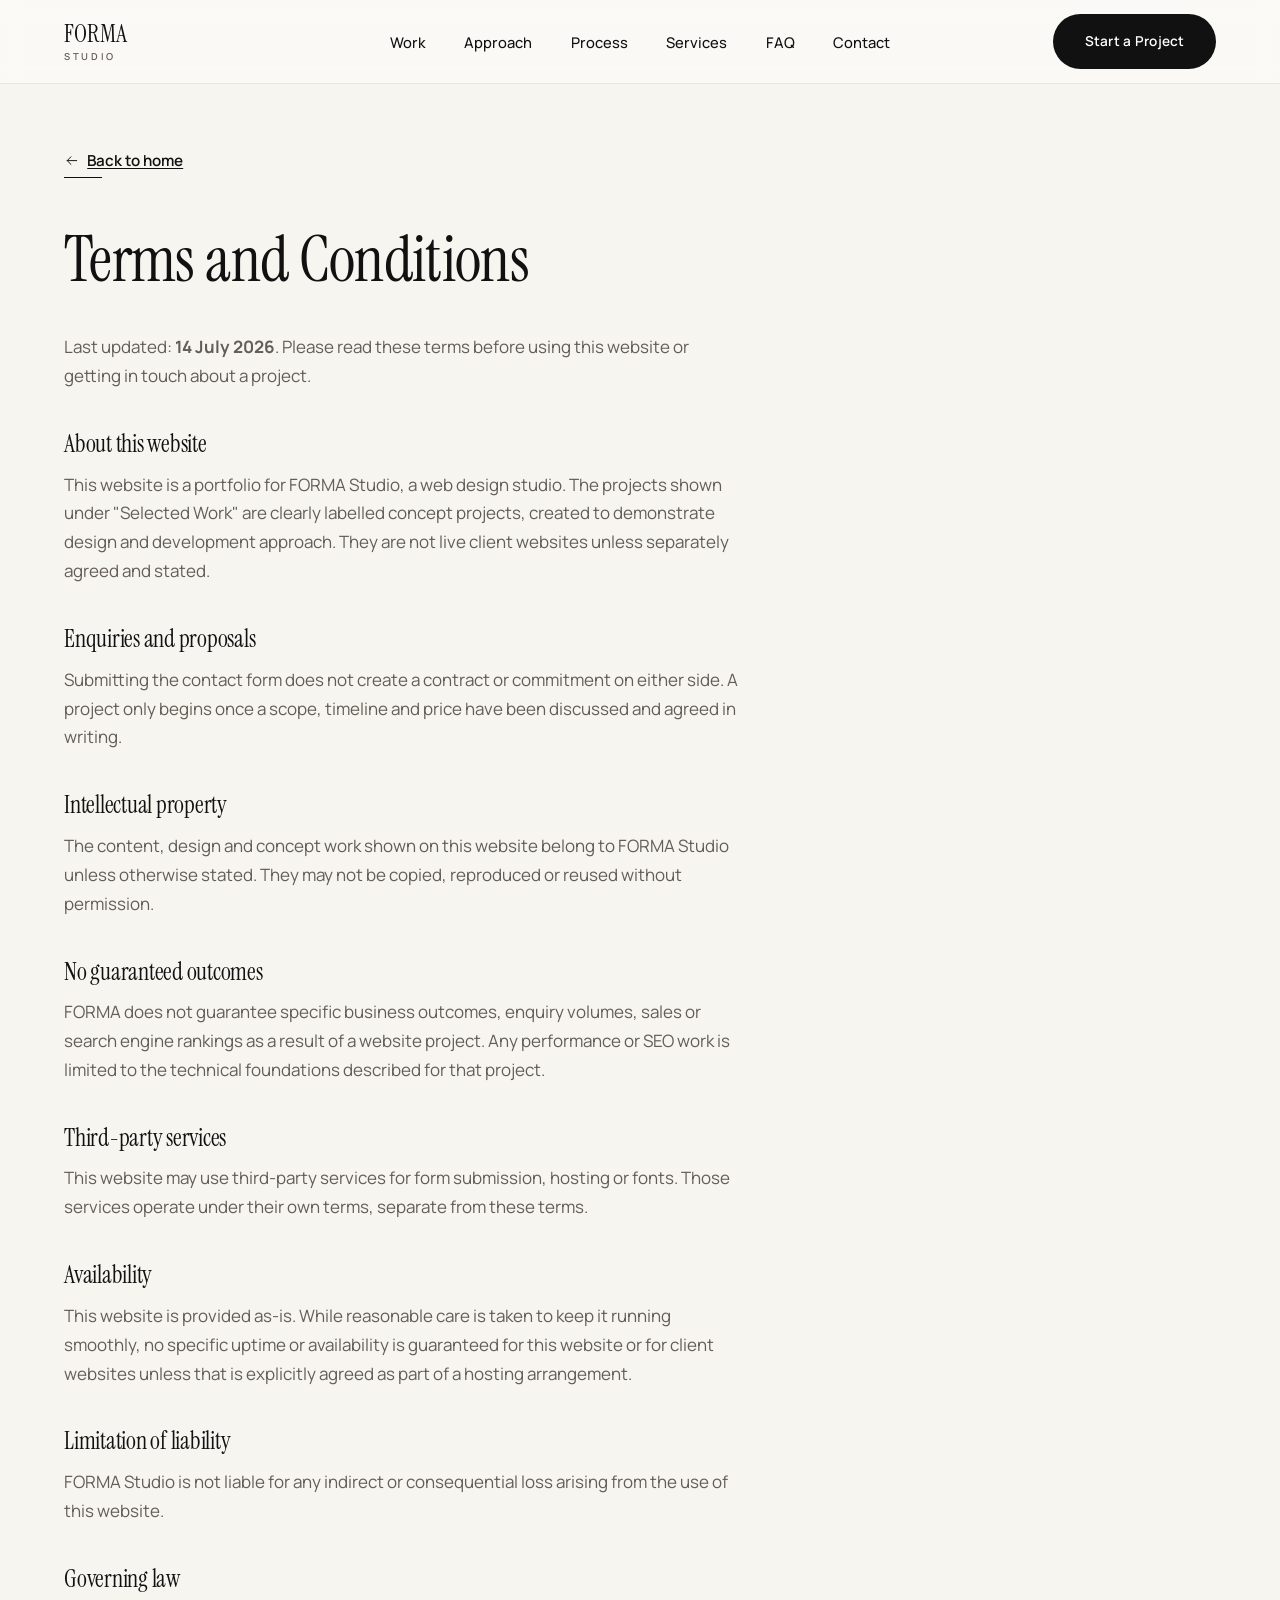
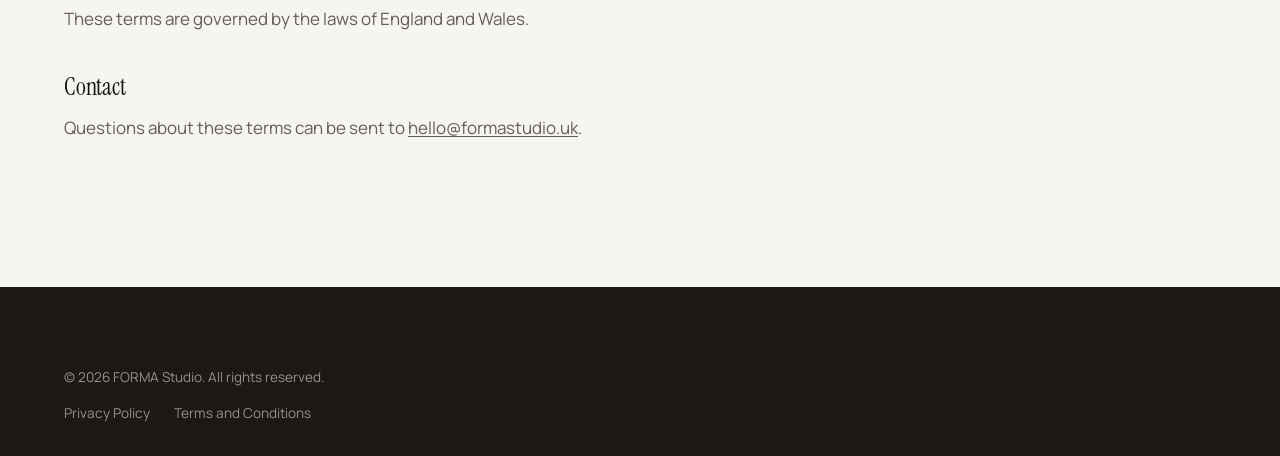
<file: terms.html>
<!doctype html>
<html lang="en">
<head>
  <meta charset="UTF-8">
  <meta name="viewport" content="width=device-width, initial-scale=1">
  <title>Terms and Conditions — FORMA Studio</title>
  <meta name="description" content="Terms and conditions for using the FORMA Studio website.">
  <link rel="icon" href="data:,">
  <link rel="preconnect" href="https://fonts.googleapis.com">
  <link rel="preconnect" href="https://fonts.gstatic.com" crossorigin>
  <link href="https://fonts.googleapis.com/css2?family=Instrument+Serif:ital@0;1&family=Manrope:wght@400;500;600;700&display=swap" rel="stylesheet">
  <link rel="stylesheet" href="styles/reset.css">
  <link rel="stylesheet" href="styles/variables.css">
  <link rel="stylesheet" href="styles/main.css">
  <link rel="stylesheet" href="styles/responsive.css">
</head>
<body>
  <a class="skip-link" href="#main">Skip to content</a>

  <header class="site-header is-scrolled" data-site-header>
    <div class="container site-header__inner">
      <a href="index.html" class="wordmark">FORMA<span>STUDIO</span></a>
      <nav class="primary-nav" aria-label="Primary">
        <a href="index.html#work">Work</a>
        <a href="index.html#approach">Approach</a>
        <a href="index.html#process">Process</a>
        <a href="index.html#services">Services</a>
        <a href="index.html#faq">FAQ</a>
        <a href="index.html#contact">Contact</a>
      </nav>
      <a href="index.html#contact" class="btn btn-dark header-cta">Start a Project</a>
    </div>
  </header>

  <main id="main" class="legal-page">
    <div class="container">
      <a href="index.html" class="link-underline legal-back">
        <svg viewBox="0 0 24 24" width="16" height="16" fill="none" stroke="currentColor" stroke-width="1.5" stroke-linecap="round" stroke-linejoin="round"><line x1="20" y1="12" x2="5" y2="12"></line><polyline points="11 6 5 12 11 18"></polyline></svg>
        Back to home
      </a>

      <h1>Terms and Conditions</h1>
      <p>Last updated: <strong>14 July 2026</strong>. Please read these terms before using this website or getting in touch about a project.</p>

      <h2>About this website</h2>
      <p>This website is a portfolio for FORMA Studio, a web design studio. The projects shown under "Selected Work" are clearly labelled concept projects, created to demonstrate design and development approach. They are not live client websites unless separately agreed and stated.</p>

      <h2>Enquiries and proposals</h2>
      <p>Submitting the contact form does not create a contract or commitment on either side. A project only begins once a scope, timeline and price have been discussed and agreed in writing.</p>

      <h2>Intellectual property</h2>
      <p>The content, design and concept work shown on this website belong to FORMA Studio unless otherwise stated. They may not be copied, reproduced or reused without permission.</p>

      <h2>No guaranteed outcomes</h2>
      <p>FORMA does not guarantee specific business outcomes, enquiry volumes, sales or search engine rankings as a result of a website project. Any performance or SEO work is limited to the technical foundations described for that project.</p>

      <h2>Third-party services</h2>
      <p>This website may use third-party services for form submission, hosting or fonts. Those services operate under their own terms, separate from these terms.</p>

      <h2>Availability</h2>
      <p>This website is provided as-is. While reasonable care is taken to keep it running smoothly, no specific uptime or availability is guaranteed for this website or for client websites unless that is explicitly agreed as part of a hosting arrangement.</p>

      <h2>Limitation of liability</h2>
      <p>FORMA Studio is not liable for any indirect or consequential loss arising from the use of this website.</p>

      <h2>Governing law</h2>
      <p>These terms are governed by the laws of England and Wales.</p>

      <h2>Contact</h2>
      <p>Questions about these terms can be sent to <a href="mailto:hello@formastudio.uk">hello@formastudio.uk</a>.</p>
    </div>
  </main>

  <footer class="site-footer">
    <div class="container footer-bottom" style="margin-top: 0; border-top: none; padding-top: 0;">
      <p>© <span data-year>2026</span> FORMA Studio. All rights reserved.</p>
      <div class="footer-legal">
        <a href="privacy.html">Privacy Policy</a>
        <a href="terms.html">Terms and Conditions</a>
      </div>
    </div>
  </footer>

  <script>
    document.querySelector("[data-year]").textContent = String(new Date().getFullYear());
  </script>
</body>
</html>
</file>
<file: styles/variables.css>
:root {
  /* Colour system */
  --bg: #f7f5f0;
  --bg-soft: #fbfaf7;
  --surface: #ffffff;
  --text: #111111;
  --text-muted: #625e57;
  --line: rgba(17, 17, 17, 0.14);
  --line-soft: rgba(17, 17, 17, 0.08);
  --warm: #b7a58f;
  --warm-light: #ddd1c2;
  --button-dark: #111111;
  --button-light: #ffffff;

  /* Dark section (used sparingly, e.g. footer accent / final CTA overlay) */
  --ink: #1b1815;
  --ink-soft: #2a2622;

  /* Typography */
  --font-serif: "Instrument Serif", "Iowan Old Style", Georgia, serif;
  --font-sans: "Manrope", -apple-system, BlinkMacSystemFont, "Segoe UI", sans-serif;

  /* Fluid type scale */
  --fs-hero: clamp(3rem, 13vw, 4.8rem);
  --fs-heading: clamp(2.8rem, 4.8vw, 5.2rem);
  --fs-body: 1.0625rem;
  --fs-label: 0.74rem;

  /* Spacing rhythm */
  --space-section: clamp(5rem, 10vw, 9rem);
  --space-gutter: clamp(1.5rem, 5vw, 4rem);
  --container-max: 1440px;

  /* Motion */
  --ease: cubic-bezier(0.22, 1, 0.36, 1);
  --dur-fast: 0.25s;
  --dur-med: 0.5s;
  --dur-slow: 0.9s;

  /* Radius */
  --radius-sm: 4px;
  --radius-md: 8px;
}

@media (min-width: 900px) {
  :root {
    /* Kept shorter than the initial editorial suggestion (7.8rem) so the
       primary CTA still fits within the viewport on common desktop
       heights without scrolling. */
    --fs-hero: clamp(3.4rem, 4.6vw, 5.6rem);
  }
}
</file>
<file: styles/main.css>
/* =========================================================
   FORMA Studio — main.css
   Mobile-first base styles. Breakpoint overrides live in
   responsive.css.
   ========================================================= */

@font-face {
  font-family: "Instrument Serif";
  src: local("Instrument Serif");
  font-display: swap;
}

html {
  background: var(--bg);
}

body {
  background: var(--bg);
  color: var(--text);
  font-family: var(--font-sans);
  font-size: var(--fs-body);
  font-weight: 400;
}

.container {
  width: 100%;
  max-width: var(--container-max);
  margin-inline: auto;
  padding-inline: var(--space-gutter);
}

section {
  position: relative;
}

/* Keeps anchored sections clear of the fixed header when scrolled to. */
section[id],
#contact-form {
  scroll-margin-top: 110px;
}

img {
  object-fit: cover;
}

/* ---------- Typography helpers ---------- */

.label {
  display: inline-flex;
  align-items: center;
  gap: 0.6em;
  font-family: var(--font-sans);
  font-size: var(--fs-label);
  font-weight: 600;
  letter-spacing: 0.14em;
  text-transform: uppercase;
  color: var(--text-muted);
}

.label::before {
  content: "";
  width: 1.6em;
  height: 1px;
  background: var(--warm);
  display: inline-block;
}

h1, h2, h3, h4 {
  font-family: var(--font-serif);
  font-weight: 400;
  line-height: 1.05;
  letter-spacing: -0.01em;
}

.serif-italic {
  font-style: italic;
}

.section-heading {
  font-size: var(--fs-heading);
  max-width: 18ch;
}

.section-intro {
  display: flex;
  flex-direction: column;
  gap: 1.5rem;
  margin-bottom: clamp(2.5rem, 6vw, 4.5rem);
}

.section-body {
  max-width: 42ch;
  color: var(--text-muted);
  font-size: 1.05rem;
  line-height: 1.65;
}

/* ---------- Buttons & links ---------- */

.btn {
  display: inline-flex;
  align-items: center;
  justify-content: center;
  gap: 0.6rem;
  padding: 1rem 1.9rem;
  border-radius: 999px;
  font-size: 0.85rem;
  font-weight: 600;
  letter-spacing: 0.02em;
  min-height: 44px;
  white-space: nowrap;
  transition: background-color var(--dur-fast) var(--ease), color var(--dur-fast) var(--ease), transform var(--dur-fast) var(--ease), border-color var(--dur-fast) var(--ease);
  border: 1px solid transparent;
}

.btn svg {
  width: 1.05em;
  height: 1.05em;
  transition: transform var(--dur-fast) var(--ease);
}

.btn:hover svg {
  transform: translateX(3px);
}

.btn-dark {
  background: var(--button-dark);
  color: var(--button-light);
}

.btn-dark:hover {
  background: #2b2b2b;
}

.btn-outline {
  background: transparent;
  color: var(--text);
  border-color: var(--line);
}

.btn-outline:hover {
  border-color: var(--text);
  background: var(--surface);
}

.link-underline {
  position: relative;
  display: inline-flex;
  align-items: center;
  gap: 0.5rem;
  font-weight: 600;
  font-size: 0.95rem;
  padding-block: 0.35rem;
}

.link-underline::after {
  content: "";
  position: absolute;
  left: 0;
  bottom: 0;
  height: 1px;
  width: 100%;
  background: currentColor;
  transform: scaleX(0.32);
  transform-origin: left;
  transition: transform var(--dur-fast) var(--ease);
}

.link-underline:hover::after,
.link-underline:focus-visible::after {
  transform: scaleX(1);
}

.link-underline svg {
  width: 1em;
  height: 1em;
  transition: transform var(--dur-fast) var(--ease);
}

.link-underline:hover svg {
  transform: translateX(3px);
}

/* ---------- Focus states ---------- */

a:focus-visible,
button:focus-visible,
input:focus-visible,
textarea:focus-visible,
select:focus-visible,
[tabindex]:focus-visible {
  outline: 2px solid var(--text);
  outline-offset: 3px;
  border-radius: 2px;
}

.skip-link {
  position: absolute;
  left: 1rem;
  top: -60px;
  background: var(--text);
  color: var(--button-light);
  padding: 0.75rem 1.25rem;
  border-radius: var(--radius-sm);
  z-index: 1000;
  transition: top var(--dur-fast) var(--ease);
}

.skip-link:focus {
  top: 1rem;
}

/* ---------- Reveal-on-scroll ---------- */

.reveal {
  opacity: 0;
  transform: translateY(24px);
  transition: opacity 0.8s var(--ease), transform 0.8s var(--ease);
}

.reveal.is-visible {
  opacity: 1;
  transform: translateY(0);
}

@media (prefers-reduced-motion: reduce) {
  .reveal {
    opacity: 1;
    transform: none;
    transition: none;
  }
}

/* =========================================================
   Header
   ========================================================= */

.site-header {
  position: fixed;
  inset-inline: 0;
  top: 0;
  z-index: 500;
  padding-block: 1.4rem;
  transition: padding-block var(--dur-fast) var(--ease), background-color var(--dur-fast) var(--ease), border-color var(--dur-fast) var(--ease), backdrop-filter var(--dur-fast) var(--ease);
  border-bottom: 1px solid transparent;
}

.site-header.is-scrolled {
  background: rgba(251, 250, 247, 0.82);
  backdrop-filter: blur(10px) saturate(1.1);
  -webkit-backdrop-filter: blur(10px) saturate(1.1);
  border-bottom-color: var(--line-soft);
  padding-block: 0.9rem;
}

.site-header__inner {
  display: flex;
  align-items: center;
  justify-content: space-between;
  gap: 1rem;
}

.wordmark {
  font-family: var(--font-serif);
  font-size: 1.5rem;
  line-height: 1;
  letter-spacing: 0.01em;
}

.wordmark span {
  display: block;
  font-family: var(--font-sans);
  font-size: 0.6rem;
  font-weight: 600;
  letter-spacing: 0.28em;
  color: var(--text-muted);
  margin-top: 0.35rem;
}

.primary-nav {
  display: none;
}

.header-cta {
  display: none;
}

.menu-toggle {
  display: inline-flex;
  align-items: center;
  justify-content: center;
  width: 44px;
  height: 44px;
  color: var(--text);
}

.menu-toggle svg {
  width: 22px;
  height: 22px;
}

/* ---------- Mobile menu ---------- */

.mobile-menu {
  position: fixed;
  inset: 0;
  z-index: 900;
  background: var(--bg-soft);
  display: flex;
  flex-direction: column;
  justify-content: space-between;
  padding: 1.4rem var(--space-gutter) 2.5rem;
  transform: translateY(-100%);
  visibility: hidden;
  pointer-events: none;
  transition: transform var(--dur-med) var(--ease), visibility 0s linear var(--dur-med);
}

.mobile-menu.is-open {
  transform: translateY(0);
  visibility: visible;
  pointer-events: auto;
  transition: transform var(--dur-med) var(--ease), visibility 0s linear 0s;
}

@media (prefers-reduced-motion: reduce) {
  .mobile-menu {
    transition: none;
  }
}

.mobile-menu__top {
  display: flex;
  align-items: center;
  justify-content: space-between;
}

.mobile-menu__close {
  width: 44px;
  height: 44px;
  display: inline-flex;
  align-items: center;
  justify-content: center;
}

.mobile-menu__close svg {
  width: 22px;
  height: 22px;
}

.mobile-menu__nav {
  display: flex;
  flex-direction: column;
  align-items: flex-start;
  gap: 0.4rem;
  margin-block: auto;
  padding-block: 2rem;
}

.mobile-menu__nav a {
  font-family: var(--font-serif);
  font-size: clamp(2.2rem, 10vw, 3rem);
  padding-block: 0.3rem;
  display: inline-block;
}

.mobile-menu__foot {
  display: flex;
  flex-direction: column;
  align-items: flex-start;
  gap: 1.5rem;
  border-top: 1px solid var(--line-soft);
  padding-top: 1.75rem;
}

.mobile-menu__email {
  font-size: 1.05rem;
  font-weight: 600;
}

body.menu-open {
  overflow: hidden;
}

/* =========================================================
   Hero
   ========================================================= */

.hero {
  position: relative;
  padding-top: clamp(5.5rem, 14vw, 7rem);
  padding-bottom: clamp(2rem, 6vw, 3rem);
  overflow: hidden;
  min-height: 90svh;
  display: flex;
  align-items: center;
}

.hero__grid {
  display: flex;
  flex-direction: column;
  gap: clamp(2rem, 6vw, 3rem);
  width: 100%;
}

.hero__copy {
  position: relative;
  z-index: 3;
  display: flex;
  flex-direction: column;
  align-items: flex-start;
  gap: 1.25rem;
}

.hero__headline {
  font-size: var(--fs-hero);
  line-height: 1.02;
}

.hero__body {
  max-width: 34ch;
  color: var(--text-muted);
  font-size: 1.1rem;
  line-height: 1.6;
}

.hero__actions {
  display: flex;
  flex-direction: column;
  align-items: flex-start;
  gap: 1.25rem;
  margin-top: 0.5rem;
}

.hero__visual {
  position: relative;
  z-index: 1;
  width: 100%;
}

.hero__branch {
  position: absolute;
  top: -12%;
  left: -18%;
  width: 145%;
  max-width: none;
  opacity: 0.4;
  mix-blend-mode: multiply;
  pointer-events: none;
  z-index: 0;
  will-change: transform;
  transition: transform 0.6s var(--ease);
  /* Fade the edges so the section's overflow:hidden boundary never
     shows as a hard cut through the texture. */
  -webkit-mask-image: linear-gradient(to bottom, transparent, black 18%, black 82%, transparent);
  mask-image: linear-gradient(to bottom, transparent, black 18%, black 82%, transparent);
}

/* Hero visual: project screenshots presented as a leaning framed
   print, rather than a device mockup. */

.hero-plate {
  position: relative;
  width: 100%;
}

.hero-plate__frame {
  position: relative;
  z-index: 1;
  background: var(--surface);
  padding: 12px;
  border-radius: var(--radius-md);
  border: 1px solid var(--line-soft);
  box-shadow: 0 40px 70px -36px rgba(17, 17, 17, 0.32), 0 10px 24px -14px rgba(17, 17, 17, 0.16);
  transform: rotate(-0.6deg);
  transition: transform 0.9s var(--ease);
}

.hero-plate__inner {
  position: relative;
  width: 100%;
  aspect-ratio: 1920 / 1200;
  overflow: hidden;
  border-radius: calc(var(--radius-md) - 4px);
  background: #0c0c0c;
  cursor: grab;
  touch-action: pan-y;
}

.hero-plate__inner:active {
  cursor: grabbing;
}

.hero-plate__slide {
  position: absolute;
  inset: 0;
  width: 100%;
  height: 100%;
  object-fit: cover;
  opacity: 0;
  transform: scale(1.02) translateY(6px);
  transition: opacity 0.9s var(--ease), transform 0.9s var(--ease);
}

.hero-plate__slide.is-active {
  opacity: 1;
  transform: scale(1) translateY(0);
  animation: plate-drift 4s linear forwards;
}

@keyframes plate-drift {
  from { transform: scale(1) translateY(0); }
  to { transform: scale(1.012) translateY(0); }
}

@media (prefers-reduced-motion: reduce) {
  .hero-plate__slide.is-active {
    animation: none;
  }
}

.hero-plate__caption {
  margin-top: 1.25rem;
  font-size: 0.85rem;
  color: var(--text-muted);
  min-height: 1.4em;
}

.hero-plate__caption .hero-plate__caption-name {
  font-family: var(--font-serif);
  font-style: italic;
  color: var(--text);
  font-size: 1.15em;
  margin-right: 0.4em;
}

.carousel-dots {
  display: flex;
  gap: 0.6rem;
  margin-top: 1.5rem;
  justify-content: center;
}

.carousel-dots button {
  width: 44px;
  height: 44px;
  display: inline-flex;
  align-items: center;
  justify-content: center;
}

.carousel-dots button span {
  width: 7px;
  height: 7px;
  border-radius: 50%;
  background: var(--line);
  transition: background-color var(--dur-fast) var(--ease), transform var(--dur-fast) var(--ease);
  display: block;
}

.carousel-dots button[aria-current="true"] span {
  background: var(--text);
  transform: scale(1.3);
}

/* =========================================================
   Selected Work / Portfolio
   ========================================================= */

.work-section {
  padding-block: var(--space-section);
}

.work-header {
  display: flex;
  flex-direction: column;
  gap: 2rem;
  margin-bottom: clamp(2.5rem, 6vw, 3.5rem);
}

.work-nav {
  display: none;
}

.work-track-wrap {
  position: relative;
  max-width: var(--container-max);
  margin-inline: auto;
  padding-inline: var(--space-gutter);
}

.work-track {
  display: flex;
  flex-direction: column;
  gap: 2.75rem;
}

.work-card {
  position: relative;
  display: block;
  color: inherit;
}

.work-card__media {
  position: relative;
  overflow: hidden;
  border-radius: var(--radius-md);
  background: var(--surface);
  border: 1px solid var(--line-soft);
}

.work-card__media img {
  width: 100%;
  height: 100%;
  object-fit: cover;
  transition: transform 0.7s var(--ease);
}

.work-card:hover .work-card__media img {
  transform: scale(1.035);
}

.work-card--desktop .work-card__media {
  aspect-ratio: 16 / 10;
}

.work-card--mobile .work-card__media {
  aspect-ratio: 3 / 4;
  max-width: 78%;
}

.work-card__meta {
  display: flex;
  align-items: flex-end;
  justify-content: space-between;
  gap: 1rem;
  margin-top: 1.1rem;
}

.work-card__index {
  font-family: var(--font-serif);
  font-size: 1.3rem;
  color: var(--warm);
}

.work-card__title {
  font-family: var(--font-serif);
  font-size: 1.6rem;
  margin-top: 0.2rem;
  transition: transform var(--dur-fast) var(--ease);
}

.work-card:hover .work-card__title {
  transform: translateX(4px);
}

.work-card__industry {
  color: var(--text-muted);
  font-size: 0.92rem;
  margin-top: 0.15rem;
}

.work-card__tag {
  font-size: var(--fs-label);
  letter-spacing: 0.1em;
  text-transform: uppercase;
  color: var(--text-muted);
  margin-top: 0.5rem;
  display: block;
}

.work-card__arrow {
  width: 44px;
  height: 44px;
  border-radius: 50%;
  border: 1px solid var(--line);
  display: inline-flex;
  align-items: center;
  justify-content: center;
  flex-shrink: 0;
  transition: transform var(--dur-fast) var(--ease), border-color var(--dur-fast) var(--ease), background-color var(--dur-fast) var(--ease);
}

.work-card__arrow svg {
  width: 18px;
  height: 18px;
}

.work-card:hover .work-card__arrow {
  transform: translateX(3px);
  border-color: var(--text);
  background: var(--text);
  color: var(--button-light);
}

/* =========================================================
   Approach
   ========================================================= */

.approach-section {
  padding-block: var(--space-section);
  background: var(--bg-soft);
  position: relative;
}

.approach-texture {
  position: absolute;
  inset: 0;
  opacity: 0.05;
  object-fit: cover;
  pointer-events: none;
}

.approach-grid {
  position: relative;
  display: flex;
  flex-direction: column;
  gap: 3rem;
}

.approach-statement {
  max-width: 26ch;
}

.approach-statement .section-body {
  margin-top: 1.5rem;
}

.approach-list {
  display: flex;
  flex-direction: column;
}

.approach-item {
  display: flex;
  gap: 1.5rem;
  padding-block: 1.75rem;
  border-top: 1px solid var(--line-soft);
}

.approach-item:last-child {
  border-bottom: 1px solid var(--line-soft);
}

.approach-item__index {
  font-family: var(--font-serif);
  font-size: 1.4rem;
  color: var(--warm);
  min-width: 2.4ch;
}

.approach-item__title {
  font-family: var(--font-serif);
  font-size: 1.3rem;
  margin-bottom: 0.4rem;
  display: flex;
  align-items: center;
  gap: 0.6rem;
}

.approach-item__icon {
  display: inline-flex;
  color: var(--warm);
  flex-shrink: 0;
}

.approach-item__icon svg {
  width: 18px;
  height: 18px;
}

.approach-item__text {
  color: var(--text-muted);
  max-width: 40ch;
}

/* =========================================================
   Visual proof / collage
   ========================================================= */

.proof-section {
  padding-block: var(--space-section);
  overflow: hidden;
}

.proof-intro {
  display: flex;
  flex-direction: column;
  gap: 1.5rem;
  max-width: 40rem;
  margin-bottom: clamp(3rem, 8vw, 5rem);
}

.section-body--wide {
  max-width: 52ch;
}

.proof-collage {
  position: relative;
  display: flex;
  flex-direction: column;
  gap: 1.75rem;
}

.proof-collage__item {
  position: relative;
  border-radius: var(--radius-md);
  overflow: hidden;
  box-shadow: 0 30px 60px -30px rgba(17, 17, 17, 0.28);
  border: 1px solid var(--line-soft);
}

.proof-collage__item img {
  width: 100%;
  display: block;
}

.proof-branch {
  position: absolute;
  top: -10%;
  right: -20%;
  width: 90%;
  opacity: 0.28;
  mix-blend-mode: multiply;
  pointer-events: none;
  z-index: -1;
}

/* =========================================================
   Process
   ========================================================= */

.process-section {
  padding-block: var(--space-section);
}

.process-timeline {
  display: flex;
  flex-direction: column;
}

.process-step {
  display: flex;
  gap: 1.5rem;
  position: relative;
  padding-bottom: 2.75rem;
}

.process-step::before {
  content: "";
  position: absolute;
  left: 22px;
  top: 52px;
  bottom: 0;
  width: 1px;
  background: var(--line);
}

.process-step:last-child::before {
  display: none;
}

.process-step:last-child {
  padding-bottom: 0;
}

.process-step__marker {
  width: 44px;
  height: 44px;
  border-radius: 50%;
  border: 1px solid var(--line);
  display: flex;
  align-items: center;
  justify-content: center;
  font-family: var(--font-serif);
  font-size: 1.1rem;
  flex-shrink: 0;
  background: var(--bg);
  z-index: 1;
}

.process-step__title {
  font-family: var(--font-serif);
  font-size: 1.5rem;
  margin-bottom: 0.4rem;
  display: flex;
  align-items: center;
  gap: 0.6rem;
}

.process-step__icon {
  display: inline-flex;
  color: var(--warm);
  flex-shrink: 0;
}

.process-step__icon svg {
  width: 17px;
  height: 17px;
}

.process-step__text {
  color: var(--text-muted);
  max-width: 46ch;
}

/* =========================================================
   Services
   ========================================================= */

.services-section {
  padding-block: var(--space-section);
  background: var(--bg-soft);
}

.services-columns {
  display: flex;
  flex-direction: column;
  gap: 0;
}

.services-list {
  border-top: 1px solid var(--line-soft);
}

.services-list li {
  padding: 1.15rem 0;
  border-bottom: 1px solid var(--line-soft);
  display: flex;
  align-items: center;
  justify-content: space-between;
  font-family: var(--font-serif);
  font-size: 1.25rem;
  gap: 1rem;
}

.services-list li span {
  font-family: var(--font-sans);
  font-size: var(--fs-label);
  color: var(--text-muted);
  letter-spacing: 0.06em;
}

.services-note {
  margin-top: 2rem;
  color: var(--text-muted);
  max-width: 48ch;
  font-size: 0.95rem;
}

/* =========================================================
   Working together (nested inside the Services section)
   ========================================================= */

.together-divider {
  margin-top: clamp(3.5rem, 8vw, 5rem);
  padding-top: clamp(3rem, 7vw, 4rem);
  border-top: 1px solid var(--line-soft);
}

.together-heading {
  font-family: var(--font-serif);
  font-size: clamp(2rem, 3.6vw, 2.8rem);
}

.together-grid {
  display: flex;
  flex-direction: column;
  gap: 3rem;
  margin-top: 2.5rem;
}

.together-item {
  border-top: 1px solid var(--line-soft);
  padding-top: 2rem;
}

.together-item:last-child {
  border-bottom: 1px solid var(--line-soft);
  padding-bottom: 2rem;
}

.together-item__title {
  font-family: var(--font-serif);
  font-size: clamp(1.8rem, 3vw, 2.4rem);
  max-width: 16ch;
  margin-bottom: 0.75rem;
}

.together-item__text {
  color: var(--text-muted);
  max-width: 44ch;
  font-size: 1.05rem;
}

/* =========================================================
   FAQ
   ========================================================= */

.faq-section {
  padding-block: var(--space-section);
  background: var(--bg-soft);
}

.faq-list {
  border-top: 1px solid var(--line-soft);
  max-width: 52rem;
}

.faq-item {
  border-bottom: 1px solid var(--line-soft);
}

.faq-item__question {
  width: 100%;
  display: flex;
  align-items: center;
  justify-content: space-between;
  gap: 1.5rem;
  padding-block: 1.5rem;
  text-align: left;
  font-family: var(--font-serif);
  font-size: 1.25rem;
  min-height: 44px;
}

.faq-item__icon {
  width: 32px;
  height: 32px;
  border-radius: 50%;
  border: 1px solid var(--line);
  display: inline-flex;
  align-items: center;
  justify-content: center;
  flex-shrink: 0;
  transition: transform var(--dur-fast) var(--ease), background-color var(--dur-fast) var(--ease), color var(--dur-fast) var(--ease);
}

.faq-item__icon svg {
  width: 16px;
  height: 16px;
  transition: transform var(--dur-fast) var(--ease);
}

.faq-item__question[aria-expanded="true"] .faq-item__icon {
  background: var(--text);
  color: var(--button-light);
}

.faq-item__question[aria-expanded="true"] .faq-item__icon svg {
  transform: rotate(180deg);
}

.faq-item__panel {
  display: grid;
  grid-template-rows: 0fr;
  transition: grid-template-rows var(--dur-med) var(--ease);
}

.faq-item__panel[data-open="true"] {
  grid-template-rows: 1fr;
}

.faq-item__panel-inner {
  overflow: hidden;
}

.faq-item__answer {
  color: var(--text-muted);
  max-width: 60ch;
  padding-bottom: 1.6rem;
  font-size: 1rem;
  line-height: 1.65;
}

@media (prefers-reduced-motion: reduce) {
  .faq-item__panel {
    transition: none;
  }
}

/* =========================================================
   Final CTA
   ========================================================= */

.cta-section {
  padding-block: var(--space-section);
  overflow: hidden;
}

.cta-grid {
  display: flex;
  flex-direction: column;
  gap: 3rem;
}

.cta-copy {
  display: flex;
  flex-direction: column;
  gap: 1.5rem;
  align-items: flex-start;
}

.cta-heading {
  font-size: var(--fs-heading);
}

.cta-body {
  max-width: 40ch;
  color: var(--text-muted);
  font-size: 1.1rem;
}

.cta-email {
  font-family: var(--font-serif);
  font-size: 1.4rem;
}

.cta-visual {
  position: relative;
  border-radius: var(--radius-md);
  overflow: hidden;
}

.cta-visual img {
  width: 100%;
  display: block;
}

/* ---------- Contact form ---------- */

.contact-form-intro {
  max-width: 50rem;
  margin-inline: auto;
  margin-top: clamp(3.5rem, 8vw, 5rem);
  padding-top: clamp(3rem, 7vw, 4rem);
  border-top: 1px solid var(--line-soft);
  text-align: center;
}

.contact-form-intro .label {
  justify-content: center;
}

.contact-form-heading {
  font-family: var(--font-serif);
  font-size: clamp(1.8rem, 3vw, 2.4rem);
  margin-top: 0.75rem;
}

.contact-form {
  margin-top: 2rem;
  margin-inline: auto;
  max-width: 50rem;
  background: var(--surface);
  border: 1px solid var(--line-soft);
  border-radius: var(--radius-md);
  padding: clamp(1.5rem, 4vw, 2.75rem);
  box-shadow: 0 30px 60px -40px rgba(17, 17, 17, 0.18);
  display: grid;
  grid-template-columns: 1fr;
  gap: 1.4rem;
}

.form-row {
  display: grid;
  grid-template-columns: 1fr;
  gap: 1.4rem;
}

.form-field {
  display: flex;
  flex-direction: column;
  gap: 0.5rem;
}

.form-field label {
  font-size: 0.85rem;
  font-weight: 600;
  letter-spacing: 0.02em;
}

.form-field .optional {
  color: var(--text-muted);
  font-weight: 400;
}

.form-field input,
.form-field textarea,
.form-field select {
  background: var(--bg-soft);
  border: 1px solid var(--line);
  border-radius: var(--radius-sm);
  padding: 0.85rem 1rem;
  min-height: 48px;
  font-size: 1rem;
  width: 100%;
  transition: border-color var(--dur-fast) var(--ease), background-color var(--dur-fast) var(--ease);
}

.form-field textarea {
  min-height: 110px;
  resize: vertical;
}

.form-field input:focus,
.form-field textarea:focus,
.form-field select:focus {
  background: var(--surface);
  border-color: var(--text);
}

.form-field.has-error input,
.form-field.has-error textarea,
.form-field.has-error select {
  border-color: #9c3b2e;
}

.form-error {
  font-size: 0.82rem;
  color: #9c3b2e;
  display: none;
}

.form-field.has-error .form-error {
  display: block;
}

.budget-group {
  display: flex;
  flex-wrap: wrap;
  gap: 0.6rem;
}

.budget-group input[type="radio"] {
  position: absolute;
  opacity: 0;
  width: 1px;
  height: 1px;
}

.budget-group label {
  border: 1px solid var(--line);
  border-radius: 999px;
  padding: 0.6rem 1.1rem;
  font-size: 0.85rem;
  font-weight: 500;
  cursor: pointer;
  min-height: 44px;
  display: inline-flex;
  align-items: center;
  transition: border-color var(--dur-fast) var(--ease), background-color var(--dur-fast) var(--ease);
}

.budget-group input[type="radio"]:checked + label {
  border-color: var(--text);
  background: var(--text);
  color: var(--button-light);
}

.budget-group input[type="radio"]:focus-visible + label {
  outline: 2px solid var(--text);
  outline-offset: 2px;
}

.honeypot-field {
  position: absolute;
  left: -9999px;
  width: 1px;
  height: 1px;
  overflow: hidden;
}

.form-submit-row {
  display: flex;
  flex-direction: column;
  align-items: flex-start;
  gap: 1.1rem;
  margin-top: 0.5rem;
}

.form-status {
  display: none;
  align-items: flex-start;
  gap: 0.65rem;
  width: 100%;
  font-size: 0.92rem;
  line-height: 1.55;
  padding: 0.9rem 1.1rem;
  border-radius: var(--radius-sm);
  border: 1px solid var(--line-soft);
  background: var(--bg-soft);
  color: var(--text-muted);
}

.form-status:not(:empty) {
  display: flex;
}

.form-status svg {
  width: 18px;
  height: 18px;
  flex-shrink: 0;
  margin-top: 0.1em;
}

.form-status[data-state="loading"] svg {
  animation: spin 0.9s linear infinite;
}

.form-status[data-state="error"] {
  color: #9c3b2e;
  background: rgba(156, 59, 46, 0.07);
  border-color: rgba(156, 59, 46, 0.22);
}

.form-status[data-state="success"] {
  color: #3c5c3a;
  background: rgba(60, 92, 58, 0.08);
  border-color: rgba(60, 92, 58, 0.24);
}

@media (prefers-reduced-motion: reduce) {
  .form-status[data-state="loading"] svg {
    animation: none;
  }
}

.btn[disabled] {
  opacity: 0.6;
  cursor: progress;
}

@keyframes spin {
  to { transform: rotate(360deg); }
}

/* =========================================================
   Footer
   ========================================================= */

.site-footer {
  background: var(--ink);
  color: rgba(247, 245, 240, 0.86);
  padding-block: clamp(3.5rem, 8vw, 5rem) 2rem;
}

.footer-grid {
  display: flex;
  flex-direction: column;
  gap: 3rem;
}

.footer-brand .wordmark {
  color: #fff;
}

.footer-brand .wordmark span {
  color: rgba(247, 245, 240, 0.55);
}

.footer-tagline {
  margin-top: 1rem;
  color: rgba(247, 245, 240, 0.6);
  max-width: 32ch;
}

.footer-nav {
  display: flex;
  flex-direction: column;
  gap: 0.85rem;
}

.footer-nav a {
  font-size: 0.98rem;
  transition: opacity var(--dur-fast) var(--ease);
}

.footer-nav a:hover {
  opacity: 0.7;
}

.footer-social {
  display: flex;
  gap: 0.9rem;
}

.footer-social a {
  width: 44px;
  height: 44px;
  border: 1px solid rgba(247, 245, 240, 0.25);
  border-radius: 50%;
  display: inline-flex;
  align-items: center;
  justify-content: center;
  transition: border-color var(--dur-fast) var(--ease), background-color var(--dur-fast) var(--ease);
}

.footer-social a:hover {
  border-color: rgba(247, 245, 240, 0.7);
  background: rgba(247, 245, 240, 0.08);
}

.footer-social svg {
  width: 18px;
  height: 18px;
}

.footer-contact {
  color: rgba(247, 245, 240, 0.75);
  font-size: 0.95rem;
  line-height: 1.8;
}

.footer-bottom {
  display: flex;
  flex-direction: column;
  gap: 1rem;
  border-top: 1px solid rgba(247, 245, 240, 0.14);
  margin-top: 3rem;
  padding-top: 1.75rem;
  font-size: 0.85rem;
  color: rgba(247, 245, 240, 0.55);
}

.footer-legal {
  display: flex;
  gap: 1.5rem;
}

.footer-legal a:hover {
  color: #fff;
}

/* =========================================================
   Legal pages (privacy / terms)
   ========================================================= */

.legal-page {
  padding-top: clamp(7rem, 18vw, 9rem);
  padding-bottom: var(--space-section);
}

.legal-page h1 {
  font-size: clamp(2.6rem, 6vw, 4rem);
  margin-bottom: 2.5rem;
}

.legal-page h2 {
  font-size: 1.5rem;
  margin-top: 2.5rem;
  margin-bottom: 0.9rem;
}

.legal-page p,
.legal-page li {
  color: var(--text-muted);
  max-width: 68ch;
  margin-bottom: 1rem;
  line-height: 1.7;
}

.legal-page ul {
  list-style: disc;
  padding-left: 1.4rem;
}

.legal-page a {
  text-decoration: underline;
  text-underline-offset: 2px;
}

.legal-back {
  margin-bottom: 3rem;
  display: inline-flex;
}
</file>
<file: styles/responsive.css>
/* =========================================================
   FORMA Studio — responsive.css
   Breakpoint overrides on top of the mobile-first base in
   main.css.
   ========================================================= */

/* ---------- Small phones: tighten gutters ---------- */
@media (max-width: 380px) {
  .hero__headline {
    font-size: clamp(2.6rem, 15vw, 3.4rem);
  }
}

/* ---------- Tablet and up (768px) ---------- */
@media (min-width: 768px) {
  .form-row {
    grid-template-columns: 1fr 1fr;
  }

  .work-card--mobile .work-card__media {
    max-width: 55%;
  }

  .hero__actions {
    flex-direction: row;
    align-items: center;
  }

  .services-columns {
    flex-direction: row;
    gap: 3rem;
  }

  .services-list {
    flex: 1;
  }
}

/* ---------- Desktop (1024px) ---------- */
@media (min-width: 1024px) {
  .site-header__inner {
    display: grid;
    grid-template-columns: 1fr auto 1fr;
    align-items: center;
  }

  .primary-nav {
    display: flex;
    justify-self: center;
    gap: 2.4rem;
  }

  .primary-nav a {
    position: relative;
    font-size: 0.92rem;
    font-weight: 500;
    padding-block: 0.3rem;
  }

  .primary-nav a::after {
    content: "";
    position: absolute;
    left: 0;
    bottom: 0;
    height: 1px;
    width: 100%;
    background: currentColor;
    transform: scaleX(0);
    transform-origin: right;
    transition: transform var(--dur-fast) var(--ease);
  }

  .primary-nav a:hover::after,
  .primary-nav a:focus-visible::after {
    transform: scaleX(1);
    transform-origin: left;
  }

  .header-cta {
    display: inline-flex;
    justify-self: end;
  }

  .menu-toggle {
    display: none;
  }

  /* Hero: split layout */
  .hero__grid {
    flex-direction: row;
    align-items: center;
  }

  .hero__copy {
    width: 47%;
    flex-shrink: 0;
  }

  .hero__visual {
    width: 53%;
  }

  .hero-plate {
    width: 112%;
    margin-left: -6%;
  }

  .hero__branch {
    top: -20%;
    left: -30%;
    width: 130%;
  }

  /* Work gallery: horizontal scroll with nav buttons */
  .work-header {
    flex-direction: row;
    align-items: flex-end;
    justify-content: space-between;
  }

  .work-nav {
    display: flex;
    gap: 0.75rem;
    flex-shrink: 0;
  }

  .work-nav button {
    width: 52px;
    height: 52px;
    border-radius: 50%;
    border: 1px solid var(--line);
    display: inline-flex;
    align-items: center;
    justify-content: center;
    transition: border-color var(--dur-fast) var(--ease), background-color var(--dur-fast) var(--ease), color var(--dur-fast) var(--ease);
  }

  .work-nav button svg {
    width: 18px;
    height: 18px;
  }

  .work-nav button:hover:not(:disabled) {
    border-color: var(--text);
    background: var(--text);
    color: var(--button-light);
  }

  .work-nav button:disabled {
    opacity: 0.3;
    cursor: default;
  }

  .work-track {
    flex-direction: row;
    overflow-x: auto;
    scroll-snap-type: x proximity;
    scroll-behavior: smooth;
    gap: 2rem;
    padding-bottom: 1rem;
    scrollbar-width: none;
  }

  .work-track::-webkit-scrollbar {
    display: none;
  }

  .work-card {
    scroll-snap-align: start;
    flex-shrink: 0;
  }

  .work-card--desktop.work-card--lg {
    width: 32vw;
    min-width: 420px;
  }

  .work-card--desktop.work-card--md {
    width: 26vw;
    min-width: 340px;
  }

  .work-card--mobile {
    width: 15vw;
    min-width: 220px;
  }

  .work-card--mobile .work-card__media {
    max-width: 100%;
  }

  /* Approach: statement left, list right */
  .approach-grid {
    flex-direction: row;
    gap: 5rem;
  }

  .approach-statement {
    width: 34%;
    flex-shrink: 0;
    position: sticky;
    top: 8rem;
    align-self: flex-start;
  }

  .approach-list {
    flex: 1;
  }

  /* Proof collage: overlapping arrangement.
     Each item is absolutely positioned by percentage within a
     fixed-height stage, with object-fit:cover filling its box —
     this keeps the layout deterministic regardless of each
     screenshot's own aspect ratio (a CSS Grid with auto-sized rows
     driven by intrinsic image height produced unpredictable gaps
     and overlap here, so it's avoided). */
  .proof-collage {
    display: block;
    position: relative;
    height: clamp(460px, 40vw, 620px);
  }

  .proof-collage__item {
    position: absolute;
    margin: 0;
  }

  .proof-collage__item img {
    height: 100%;
    object-fit: cover;
  }

  .proof-collage__item--1 {
    left: 0%;
    top: 0%;
    width: 44%;
    height: 60%;
    transform: rotate(-1deg);
    z-index: 2;
  }

  .proof-collage__item--2 {
    left: 33%;
    top: 24%;
    width: 46%;
    height: 58%;
    transform: rotate(1deg);
    z-index: 3;
  }

  .proof-collage__item--3 {
    left: 66%;
    top: 0%;
    width: 34%;
    height: 40%;
    transform: rotate(0.6deg);
    z-index: 1;
  }

  .proof-collage__item--4 {
    left: 9%;
    top: 66%;
    width: 36%;
    height: 34%;
    transform: rotate(0.8deg);
    z-index: 1;
  }

  .proof-collage__item--5 {
    display: block;
    left: 66%;
    top: 50%;
    width: 34%;
    height: 44%;
    transform: rotate(-0.7deg);
    z-index: 2;
  }

  /* Process: horizontal timeline */
  .process-timeline {
    flex-direction: row;
  }

  .process-step {
    flex-direction: column;
    padding-bottom: 0;
    padding-right: 2.5rem;
    flex: 1;
  }

  .process-step::before {
    left: 52px;
    right: 0;
    top: 22px;
    bottom: auto;
    width: auto;
    height: 1px;
  }

  .process-step__body {
    margin-top: 1.5rem;
  }

  /* Working together: 3 columns */
  .together-grid {
    flex-direction: row;
  }

  .together-item {
    flex: 1;
    border-top: 1px solid var(--line-soft);
    padding-right: 2rem;
  }

  .together-item:last-child {
    border-bottom: none;
    padding-bottom: 0;
  }

  /* FAQ: two columns, flowing top-to-bottom then across */
  .faq-list {
    max-width: none;
    display: grid;
    grid-template-columns: 1fr 1fr;
    grid-template-rows: repeat(var(--faq-rows, 5), auto);
    grid-auto-flow: column;
    column-gap: 4rem;
  }

  /* Final CTA split */
  .cta-grid {
    flex-direction: row;
    align-items: center;
  }

  .cta-copy {
    width: 46%;
    flex-shrink: 0;
  }

  .cta-visual {
    width: 54%;
  }
}

/* ---------- Wide desktop (1280px) ---------- */
@media (min-width: 1280px) {
  .work-card--desktop.work-card--lg {
    min-width: 460px;
  }

  .work-card--desktop.work-card--md {
    min-width: 380px;
  }

  .work-card--mobile {
    min-width: 240px;
  }
}
</file>
